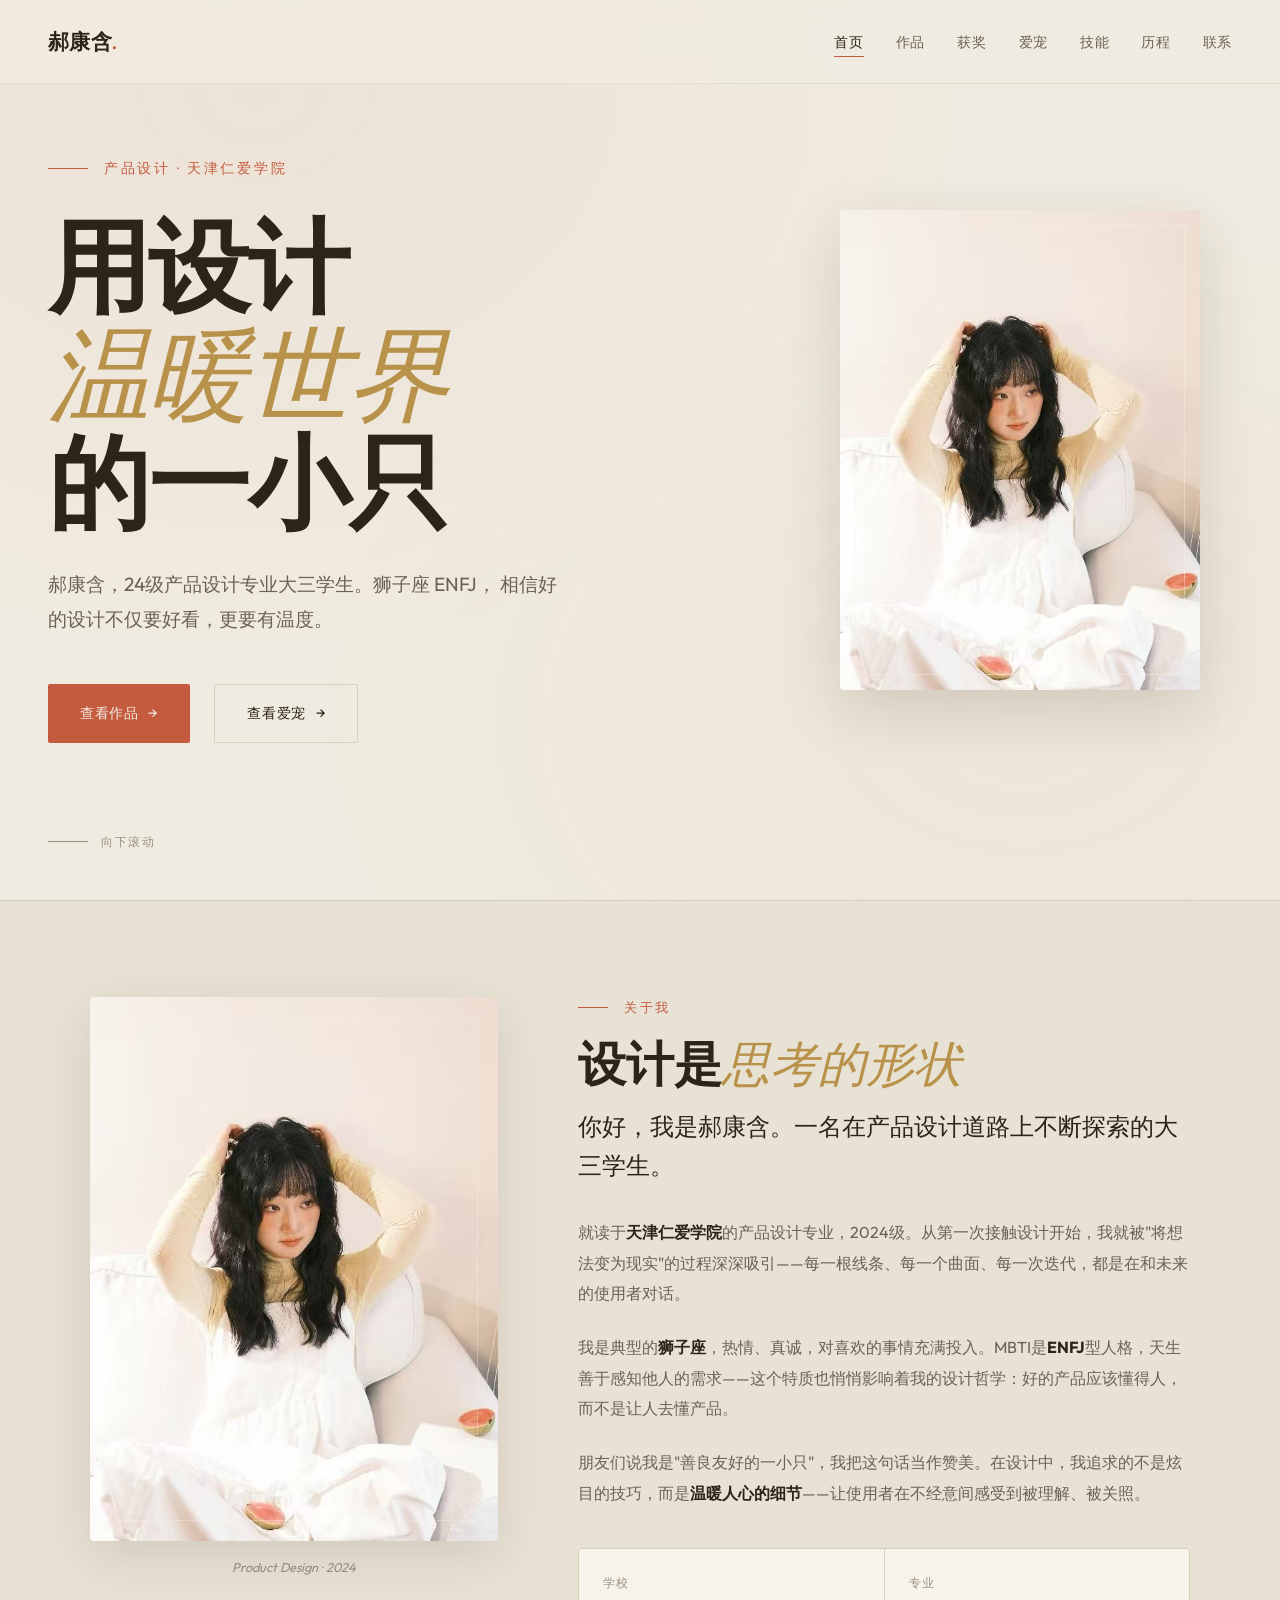
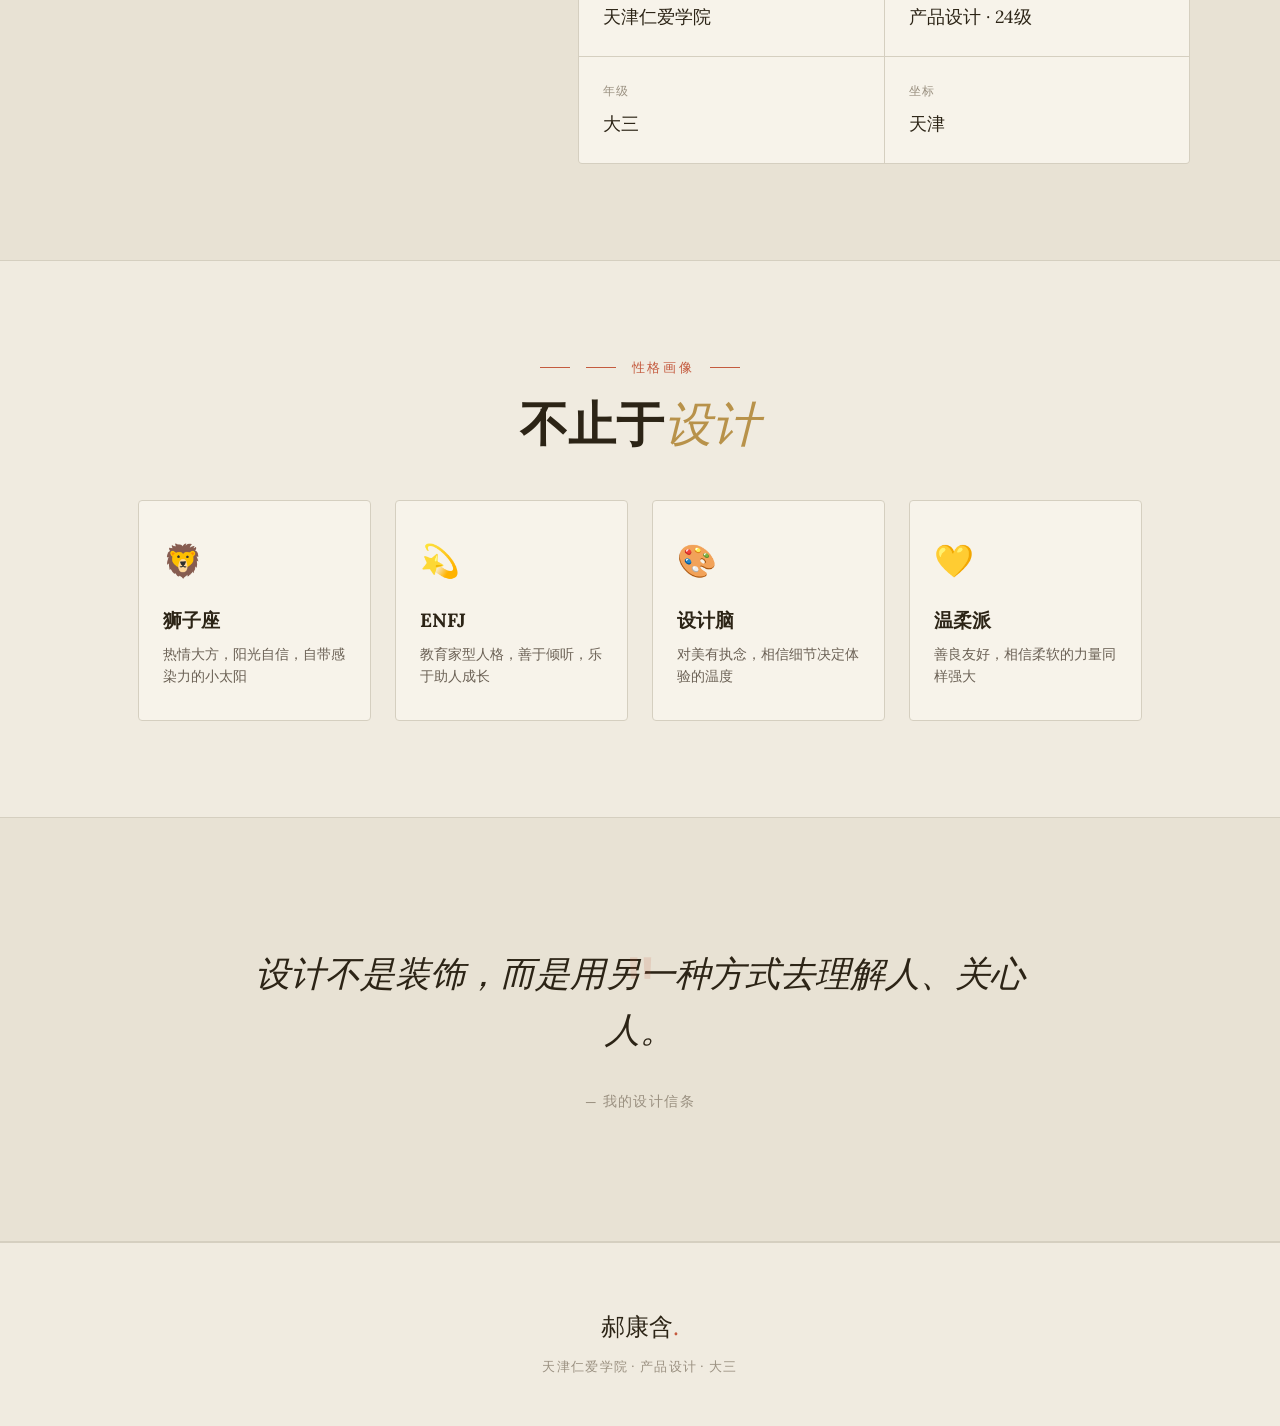
<file: index.html>
﻿<!-- Generated by Trae Work -->
<!DOCTYPE html>
<html lang="zh-CN">
<head>
<meta charset="UTF-8">
<meta name="viewport" content="width=device-width, initial-scale=1.0">
<title>郝康含 · 产品设计</title>
<style>
  @font-face {
    font-family: 'Lora';
    src: url('./_shared/fonts/Lora-Regular.ttf') format('truetype');
    font-weight: 400;
    font-style: normal;
    font-display: swap;
  }
  @font-face {
    font-family: 'Lora';
    src: url('./_shared/fonts/Lora-Bold.ttf') format('truetype');
    font-weight: 700;
    font-style: normal;
    font-display: swap;
  }
  @font-face {
    font-family: 'Lora';
    src: url('./_shared/fonts/Lora-Italic.ttf') format('truetype');
    font-weight: 400;
    font-style: italic;
    font-display: swap;
  }
  @font-face {
    font-family: 'Outfit';
    src: url('./_shared/fonts/Outfit-Regular.ttf') format('truetype');
    font-weight: 400;
    font-style: normal;
    font-display: swap;
  }
  @font-face {
    font-family: 'Outfit';
    src: url('./_shared/fonts/Outfit-Bold.ttf') format('truetype');
    font-weight: 700;
    font-style: normal;
    font-display: swap;
  }

  :root {
    --bg: #f0ebe0;
    --bg-soft: #e8e2d4;
    --bg-card: #f7f3ea;
    --ink: #2c2416;
    --ink-muted: #6b6155;
    --ink-dim: #9a9080;
    --accent: #c45b3f;
    --accent-soft: #c45b3f20;
    --gold: #b8924a;
    --gold-soft: #b8924a15;
    --rule: #d5cfc0;
    --serif: 'Lora', 'Noto Serif CJK SC', Georgia, serif;
    --sans: 'Outfit', 'Noto Sans CJK SC', 'WenQuanYi Micro Hei', -apple-system, sans-serif;
  }

  * { margin: 0; padding: 0; box-sizing: border-box; }
  html { scroll-behavior: smooth; }

  body {
    font-family: var(--sans);
    background: var(--bg);
    color: var(--ink);
    line-height: 1.7;
    font-size: 16px;
    -webkit-font-smoothing: antialiased;
    overflow-x: hidden;
    position: relative;
  }

  body::before {
    content: '';
    position: fixed;
    top: 0; left: 0;
    width: 100%; height: 100%;
    background:
      radial-gradient(ellipse at 20% 10%, rgba(196, 91, 63, 0.06) 0%, transparent 50%),
      radial-gradient(ellipse at 80% 80%, rgba(184, 146, 74, 0.05) 0%, transparent 50%);
    pointer-events: none;
    z-index: 0;
  }

  .page-wrapper { position: relative; z-index: 1; }

  /* Navigation */
  nav {
    position: fixed;
    top: 0; left: 0; right: 0;
    padding: 1.5rem 3rem;
    display: flex;
    justify-content: space-between;
    align-items: center;
    z-index: 100;
    backdrop-filter: blur(20px);
    background: rgba(240, 235, 224, 0.8);
    border-bottom: 1px solid rgba(213, 207, 192, 0.5);
    transition: all 0.3s ease;
  }

  .nav-logo {
    font-family: var(--serif);
    font-size: 1.3rem;
    font-weight: 700;
    letter-spacing: 0.02em;
    color: var(--ink);
    text-decoration: none;
  }
  .nav-logo span { color: var(--accent); }

  .nav-links {
    display: flex;
    gap: 2rem;
    list-style: none;
  }

  .nav-links a {
    color: var(--ink-muted);
    text-decoration: none;
    font-size: 0.85rem;
    font-weight: 500;
    letter-spacing: 0.05em;
    position: relative;
    transition: color 0.3s ease;
  }

  .nav-links a::after {
    content: '';
    position: absolute;
    bottom: -6px; left: 0;
    width: 0; height: 1px;
    background: var(--accent);
    transition: width 0.3s ease;
  }

  .nav-links a:hover,
  .nav-links a.active { color: var(--ink); }
  .nav-links a:hover::after,
  .nav-links a.active::after { width: 100%; }

  /* Hero */
  .hero {
    min-height: 100vh;
    display: flex;
    align-items: center;
    padding: 0 3rem;
    position: relative;
  }

  .hero-content {
    max-width: 900px;
  }

  .hero-eyebrow {
    font-size: 0.85rem;
    color: var(--accent);
    letter-spacing: 0.2em;
    text-transform: uppercase;
    margin-bottom: 2rem;
    display: flex;
    align-items: center;
    gap: 1rem;
    opacity: 0;
    animation: fadeInUp 0.8s ease-out 0.2s forwards;
  }
  .hero-eyebrow::before {
    content: '';
    width: 40px; height: 1px;
    background: var(--accent);
  }

  .hero-title {
    font-family: var(--serif);
    font-size: clamp(3rem, 8vw, 6.5rem);
    font-weight: 700;
    line-height: 1.05;
    letter-spacing: -0.02em;
    margin-bottom: 2rem;
    opacity: 0;
    animation: fadeInUp 0.8s ease-out 0.4s forwards;
  }
  .hero-title .highlight {
    font-style: italic;
    color: var(--gold);
    font-weight: 400;
  }

  .hero-subtitle {
    font-size: 1.2rem;
    color: var(--ink-muted);
    max-width: 520px;
    line-height: 1.8;
    margin-bottom: 3rem;
    opacity: 0;
    animation: fadeInUp 0.8s ease-out 0.6s forwards;
  }

  .hero-cta {
    display: flex;
    gap: 1.5rem;
    opacity: 0;
    animation: fadeInUp 0.8s ease-out 0.8s forwards;
  }

  .btn {
    display: inline-flex;
    align-items: center;
    gap: 0.6rem;
    padding: 1rem 2rem;
    font-size: 0.9rem;
    font-weight: 500;
    letter-spacing: 0.05em;
    text-decoration: none;
    border-radius: 2px;
    transition: all 0.3s ease;
    cursor: pointer;
    border: none;
  }

  .btn-primary {
    background: var(--accent);
    color: var(--bg);
  }
  .btn-primary:hover {
    background: var(--gold);
    transform: translateY(-2px);
    box-shadow: 0 8px 30px rgba(196, 91, 63, 0.25);
  }
  .btn-ghost {
    background: transparent;
    color: var(--ink);
    border: 1px solid var(--rule);
  }
  .btn-ghost:hover {
    border-color: var(--accent);
    color: var(--accent);
  }

  /* Hero photo */
  .hero-photo {
    position: absolute;
    right: 5rem;
    top: 50%;
    transform: translateY(-50%);
    width: 360px;
    height: 480px;
    border-radius: 4px;
    overflow: hidden;
    box-shadow: 0 20px 60px rgba(44, 36, 22, 0.15);
    opacity: 0;
    animation: fadeIn 1.2s ease-out 0.8s forwards;
  }

  .hero-photo img {
    width: 100%;
    height: 100%;
    object-fit: cover;
  }

  .hero-photo::after {
    content: '';
    position: absolute;
    inset: 15px;
    border: 1px solid rgba(247, 243, 234, 0.4);
    border-radius: 2px;
    pointer-events: none;
  }

  /* Scroll indicator */
  .scroll-indicator {
    position: absolute;
    bottom: 3rem;
    left: 3rem;
    display: flex;
    align-items: center;
    gap: 0.8rem;
    color: var(--ink-dim);
    font-size: 0.75rem;
    letter-spacing: 0.15em;
    text-transform: uppercase;
    opacity: 0;
    animation: fadeIn 1s ease-out 1.5s forwards;
  }
  .scroll-indicator .line {
    width: 40px; height: 1px;
    background: var(--ink-dim);
    position: relative;
    overflow: hidden;
  }
  .scroll-indicator .line::after {
    content: '';
    position: absolute;
    top: 0; left: -100%;
    width: 100%; height: 100%;
    background: var(--accent);
    animation: scrollLine 2s ease-in-out infinite;
  }
  @keyframes scrollLine {
    0%, 100% { left: -100%; }
    50% { left: 100%; }
  }

  /* Section base */
  section {
    padding: 6rem 3rem;
    position: relative;
  }

  .section-label {
    font-size: 0.8rem;
    color: var(--accent);
    letter-spacing: 0.2em;
    text-transform: uppercase;
    margin-bottom: 1rem;
    display: flex;
    align-items: center;
    gap: 1rem;
  }
  .section-label::before {
    content: '';
    width: 30px; height: 1px;
    background: var(--accent);
  }

  .section-title {
    font-family: var(--serif);
    font-size: clamp(2rem, 4vw, 3rem);
    font-weight: 700;
    line-height: 1.2;
    margin-bottom: 1rem;
  }
  .section-title em {
    font-style: italic;
    color: var(--gold);
    font-weight: 400;
  }

  /* About Section */
  .about-section {
    background: var(--bg-soft);
    border-top: 1px solid var(--rule);
    border-bottom: 1px solid var(--rule);
  }

  .about-grid {
    display: grid;
    grid-template-columns: 1fr 1.5fr;
    gap: 5rem;
    align-items: start;
    max-width: 1100px;
    margin: 0 auto;
  }

  .about-image {
    position: sticky;
    top: 120px;
  }

  .about-image-frame {
    position: relative;
    aspect-ratio: 3/4;
    border-radius: 4px;
    overflow: hidden;
    box-shadow: 0 15px 50px rgba(44, 36, 22, 0.12);
  }

  .about-image-frame img {
    width: 100%;
    height: 100%;
    object-fit: cover;
  }

  .about-image-frame::after {
    content: '';
    position: absolute;
    inset: 20px;
    border: 1px solid rgba(247, 243, 234, 0.3);
    border-radius: 2px;
    pointer-events: none;
  }

  .about-image-caption {
    margin-top: 1rem;
    font-size: 0.8rem;
    color: var(--ink-dim);
    font-style: italic;
    text-align: center;
  }

  .about-content .lead {
    font-family: var(--serif);
    font-size: 1.5rem;
    line-height: 1.6;
    color: var(--ink);
    margin-bottom: 2rem;
    font-weight: 400;
  }

  .about-content p {
    color: var(--ink-muted);
    margin-bottom: 1.5rem;
    font-size: 1rem;
    line-height: 1.9;
  }
  .about-content p strong {
    color: var(--ink);
    font-weight: 600;
  }

  /* Info Grid */
  .info-grid {
    display: grid;
    grid-template-columns: repeat(2, 1fr);
    gap: 1px;
    background: var(--rule);
    border: 1px solid var(--rule);
    border-radius: 4px;
    margin-top: 2.5rem;
    overflow: hidden;
  }

  .info-cell {
    background: var(--bg-card);
    padding: 1.5rem;
  }
  .info-cell .label {
    font-size: 0.75rem;
    color: var(--ink-dim);
    letter-spacing: 0.1em;
    text-transform: uppercase;
    margin-bottom: 0.5rem;
  }
  .info-cell .value {
    font-family: var(--serif);
    font-size: 1.1rem;
    color: var(--ink);
  }

  /* Personality Section */
  .personality-section {
    max-width: 1100px;
    margin: 0 auto;
  }

  .personality-grid {
    display: grid;
    grid-template-columns: repeat(4, 1fr);
    gap: 1.5rem;
    margin-top: 3rem;
  }

  .personality-card {
    background: var(--bg-card);
    border: 1px solid var(--rule);
    border-radius: 4px;
    padding: 2rem 1.5rem;
    transition: all 0.4s ease;
    position: relative;
    overflow: hidden;
  }
  .personality-card::before {
    content: '';
    position: absolute;
    top: 0; left: 0;
    width: 100%; height: 2px;
    background: var(--accent);
    transform: scaleX(0);
    transform-origin: left;
    transition: transform 0.4s ease;
  }
  .personality-card:hover {
    border-color: var(--accent);
    transform: translateY(-4px);
    box-shadow: 0 8px 24px rgba(44, 36, 22, 0.08);
  }
  .personality-card:hover::before { transform: scaleX(1); }

  .personality-card .icon {
    font-size: 2rem;
    margin-bottom: 1rem;
  }
  .personality-card h3 {
    font-family: var(--serif);
    font-size: 1.2rem;
    margin-bottom: 0.5rem;
    color: var(--ink);
  }
  .personality-card p {
    font-size: 0.85rem;
    color: var(--ink-muted);
    line-height: 1.6;
  }

  /* Quote Section */
  .quote-section {
    text-align: center;
    padding: 8rem 3rem;
    background: var(--bg-soft);
    border-top: 1px solid var(--rule);
    border-bottom: 1px solid var(--rule);
  }

  blockquote {
    font-family: var(--serif);
    font-size: clamp(1.5rem, 3vw, 2.2rem);
    font-style: italic;
    line-height: 1.6;
    max-width: 800px;
    margin: 0 auto;
    color: var(--ink);
    position: relative;
  }
  blockquote::before {
    content: '"';
    position: absolute;
    top: -2rem;
    left: 50%;
    transform: translateX(-50%);
    font-size: 6rem;
    color: var(--accent);
    opacity: 0.15;
    font-style: normal;
  }

  .quote-author {
    margin-top: 2rem;
    font-size: 0.85rem;
    color: var(--ink-dim);
    letter-spacing: 0.1em;
  }

  /* Footer */
  footer {
    padding: 4rem 3rem 3rem;
    text-align: center;
    border-top: 1px solid var(--rule);
  }

  .footer-signature {
    font-family: var(--serif);
    font-size: 1.5rem;
    margin-bottom: 0.5rem;
  }
  .footer-signature span { color: var(--accent); }

  .footer-sub {
    font-size: 0.8rem;
    color: var(--ink-dim);
    letter-spacing: 0.1em;
  }

  /* Animations */
  @keyframes fadeInUp {
    from { opacity: 0; transform: translateY(30px); }
    to { opacity: 1; transform: translateY(0); }
  }
  @keyframes fadeIn {
    from { opacity: 0; }
    to { opacity: 1; }
  }

  /* Page transition */
  .page-transition {
    position: fixed;
    top: 0; left: 0;
    width: 100%; height: 100%;
    background: var(--accent);
    z-index: 9999;
    transform: scaleY(0);
    transform-origin: bottom;
    pointer-events: none;
  }
  .page-transition.active {
    animation: pageTransition 0.8s cubic-bezier(0.77, 0, 0.175, 1) forwards;
  }
  @keyframes pageTransition {
    0% { transform: scaleY(0); transform-origin: bottom; }
    50% { transform: scaleY(1); transform-origin: bottom; }
    50.01% { transform-origin: top; }
    100% { transform: scaleY(0); transform-origin: top; }
  }

  /* Reveal */
  .reveal {
    opacity: 0;
    transform: translateY(40px);
    transition: opacity 0.8s ease, transform 0.8s ease;
  }
  .reveal.visible {
    opacity: 1;
    transform: translateY(0);
  }

  /* Responsive */
  @media (max-width: 900px) {
    nav { padding: 1rem 1.5rem; }
    .nav-links { gap: 1.2rem; }
    .nav-links a { font-size: 0.75rem; }

    .hero {
      padding: 0 1.5rem;
      padding-top: 100px;
    }
    .hero-photo {
      display: none;
    }
    section {
      padding: 4rem 1.5rem;
    }
    .about-grid {
      grid-template-columns: 1fr;
      gap: 3rem;
    }
    .about-image {
      position: static;
      max-width: 300px;
      margin: 0 auto;
    }
    .personality-grid {
      grid-template-columns: repeat(2, 1fr);
    }
    .info-grid {
      grid-template-columns: 1fr;
    }
    .quote-section {
      padding: 5rem 1.5rem;
    }
    footer {
      padding: 3rem 1.5rem 2rem;
    }
    .scroll-indicator {
      left: 1.5rem;
      bottom: 2rem;
    }
  }

  @media (max-width: 480px) {
    .personality-grid {
      grid-template-columns: 1fr;
    }
    .hero-cta {
      flex-direction: column;
      gap: 1rem;
    }
    .btn {
      justify-content: center;
    }
  }
</style>
</head>
<body>
  <div class="page-transition" id="pageTransition"></div>

  <div class="page-wrapper">
    <nav>
      <a href="index.html" class="nav-logo" data-transition>郝康含<span>.</span></a>
      <ul class="nav-links">
        <li><a href="index.html" class="active" data-transition>首页</a></li>
        <li><a href="works.html" data-transition>作品</a></li>
        <li><a href="awards.html" data-transition>获奖</a></li>
        <li><a href="doudou.html" data-transition>爱宠</a></li>
        <li><a href="skills.html" data-transition>技能</a></li>
        <li><a href="journey.html" data-transition>历程</a></li>
        <li><a href="contact.html" data-transition>联系</a></li>
      </ul>
    </nav>

    <!-- Hero -->
    <section class="hero">
      <div class="hero-content">
        <div class="hero-eyebrow">产品设计 · 天津仁爱学院</div>
        <h1 class="hero-title">
          用设计<br>
          <span class="highlight">温暖世界</span><br>
          的一小只
        </h1>
        <p class="hero-subtitle">
          郝康含，24级产品设计专业大三学生。狮子座 ENFJ，
          相信好的设计不仅要好看，更要有温度。
        </p>
        <div class="hero-cta">
          <a href="works.html" class="btn btn-primary" data-transition>
            查看作品
            <span>→</span>
          </a>
          <a href="doudou.html" class="btn btn-ghost" data-transition>
            查看爱宠
            <span>→</span>
          </a>
        </div>
      </div>

      <div class="hero-photo">
        <img src="assets/profile.jpg" alt="郝康含个人照片">
      </div>

      <div class="scroll-indicator">
        <div class="line"></div>
        <span>向下滚动</span>
      </div>
    </section>

    <!-- About -->
    <section class="about-section" id="about">
      <div class="about-grid">
        <div class="about-image reveal">
          <div class="about-image-frame">
            <img src="assets/profile.jpg" alt="郝康含">
          </div>
          <div class="about-image-caption">Product Design · 2024</div>
        </div>

        <div class="about-content reveal">
          <div class="section-label">关于我</div>
          <h2 class="section-title">设计是<em>思考的形状</em></h2>
          <p class="lead">你好，我是郝康含。一名在产品设计道路上不断探索的大三学生。</p>
          <p>就读于<strong>天津仁爱学院</strong>的产品设计专业，2024级。从第一次接触设计开始，我就被"将想法变为现实"的过程深深吸引——每一根线条、每一个曲面、每一次迭代，都是在和未来的使用者对话。</p>
          <p>我是典型的<strong>狮子座</strong>，热情、真诚，对喜欢的事情充满投入。MBTI是<strong>ENFJ</strong>型人格，天生善于感知他人的需求——这个特质也悄悄影响着我的设计哲学：好的产品应该懂得人，而不是让人去懂产品。</p>
          <p>朋友们说我是"善良友好的一小只"，我把这句话当作赞美。在设计中，我追求的不是炫目的技巧，而是<strong>温暖人心的细节</strong>——让使用者在不经意间感受到被理解、被关照。</p>

          <div class="info-grid">
            <div class="info-cell">
              <div class="label">学校</div>
              <div class="value">天津仁爱学院</div>
            </div>
            <div class="info-cell">
              <div class="label">专业</div>
              <div class="value">产品设计 · 24级</div>
            </div>
            <div class="info-cell">
              <div class="label">年级</div>
              <div class="value">大三</div>
            </div>
            <div class="info-cell">
              <div class="label">坐标</div>
              <div class="value">天津</div>
            </div>
          </div>
        </div>
      </div>
    </section>

    <!-- Personality -->
    <section class="personality-section">
      <div class="reveal" style="text-align: center;">
        <div class="section-label" style="justify-content: center;">
          <span style="display:inline-flex; align-items:center; gap:1rem;">
            <span style="width:30px; height:1px; background: var(--accent); display:inline-block;"></span>
            性格画像
            <span style="width:30px; height:1px; background: var(--accent); display:inline-block;"></span>
          </span>
        </div>
        <h2 class="section-title">不止于<em>设计</em></h2>
      </div>

      <div class="personality-grid">
        <div class="personality-card reveal">
          <div class="icon">🦁</div>
          <h3>狮子座</h3>
          <p>热情大方，阳光自信，自带感染力的小太阳</p>
        </div>
        <div class="personality-card reveal">
          <div class="icon">💫</div>
          <h3>ENFJ</h3>
          <p>教育家型人格，善于倾听，乐于助人成长</p>
        </div>
        <div class="personality-card reveal">
          <div class="icon">🎨</div>
          <h3>设计脑</h3>
          <p>对美有执念，相信细节决定体验的温度</p>
        </div>
        <div class="personality-card reveal">
          <div class="icon">💛</div>
          <h3>温柔派</h3>
          <p>善良友好，相信柔软的力量同样强大</p>
        </div>
      </div>
    </section>

    <!-- Quote -->
    <section class="quote-section">
      <blockquote class="reveal">设计不是装饰，而是用另一种方式去理解人、关心人。</blockquote>
      <div class="quote-author reveal">— 我的设计信条</div>
    </section>

    <footer>
      <div class="footer-signature">郝康含<span>.</span></div>
      <div class="footer-sub">天津仁爱学院 · 产品设计 · 大三</div>
    </footer>
  </div>

  <script>
    const revealElements = document.querySelectorAll('.reveal');
    const revealObserver = new IntersectionObserver((entries) => {
      entries.forEach(entry => {
        if (entry.isIntersecting) entry.target.classList.add('visible');
      });
    }, { threshold: 0.1, rootMargin: '0px 0px -50px 0px' });
    revealElements.forEach(el => revealObserver.observe(el));

    const transitionEl = document.getElementById('pageTransition');
    document.querySelectorAll('[data-transition], .nav-links a, .nav-logo').forEach(link => {
      link.addEventListener('click', (e) => {
        const href = link.getAttribute('href');
        if (href && href.endsWith('.html') && !href.startsWith('#')) {
          e.preventDefault();
          transitionEl.classList.add('active');
          setTimeout(() => { window.location.href = href; }, 400);
        }
      });
    });

    const nav = document.querySelector('nav');
    window.addEventListener('scroll', () => {
      nav.style.background = window.scrollY > 50 ? 'rgba(240, 235, 224, 0.95)' : 'rgba(240, 235, 224, 0.8)';
    });
  </script>
</body>
</html>
</file>
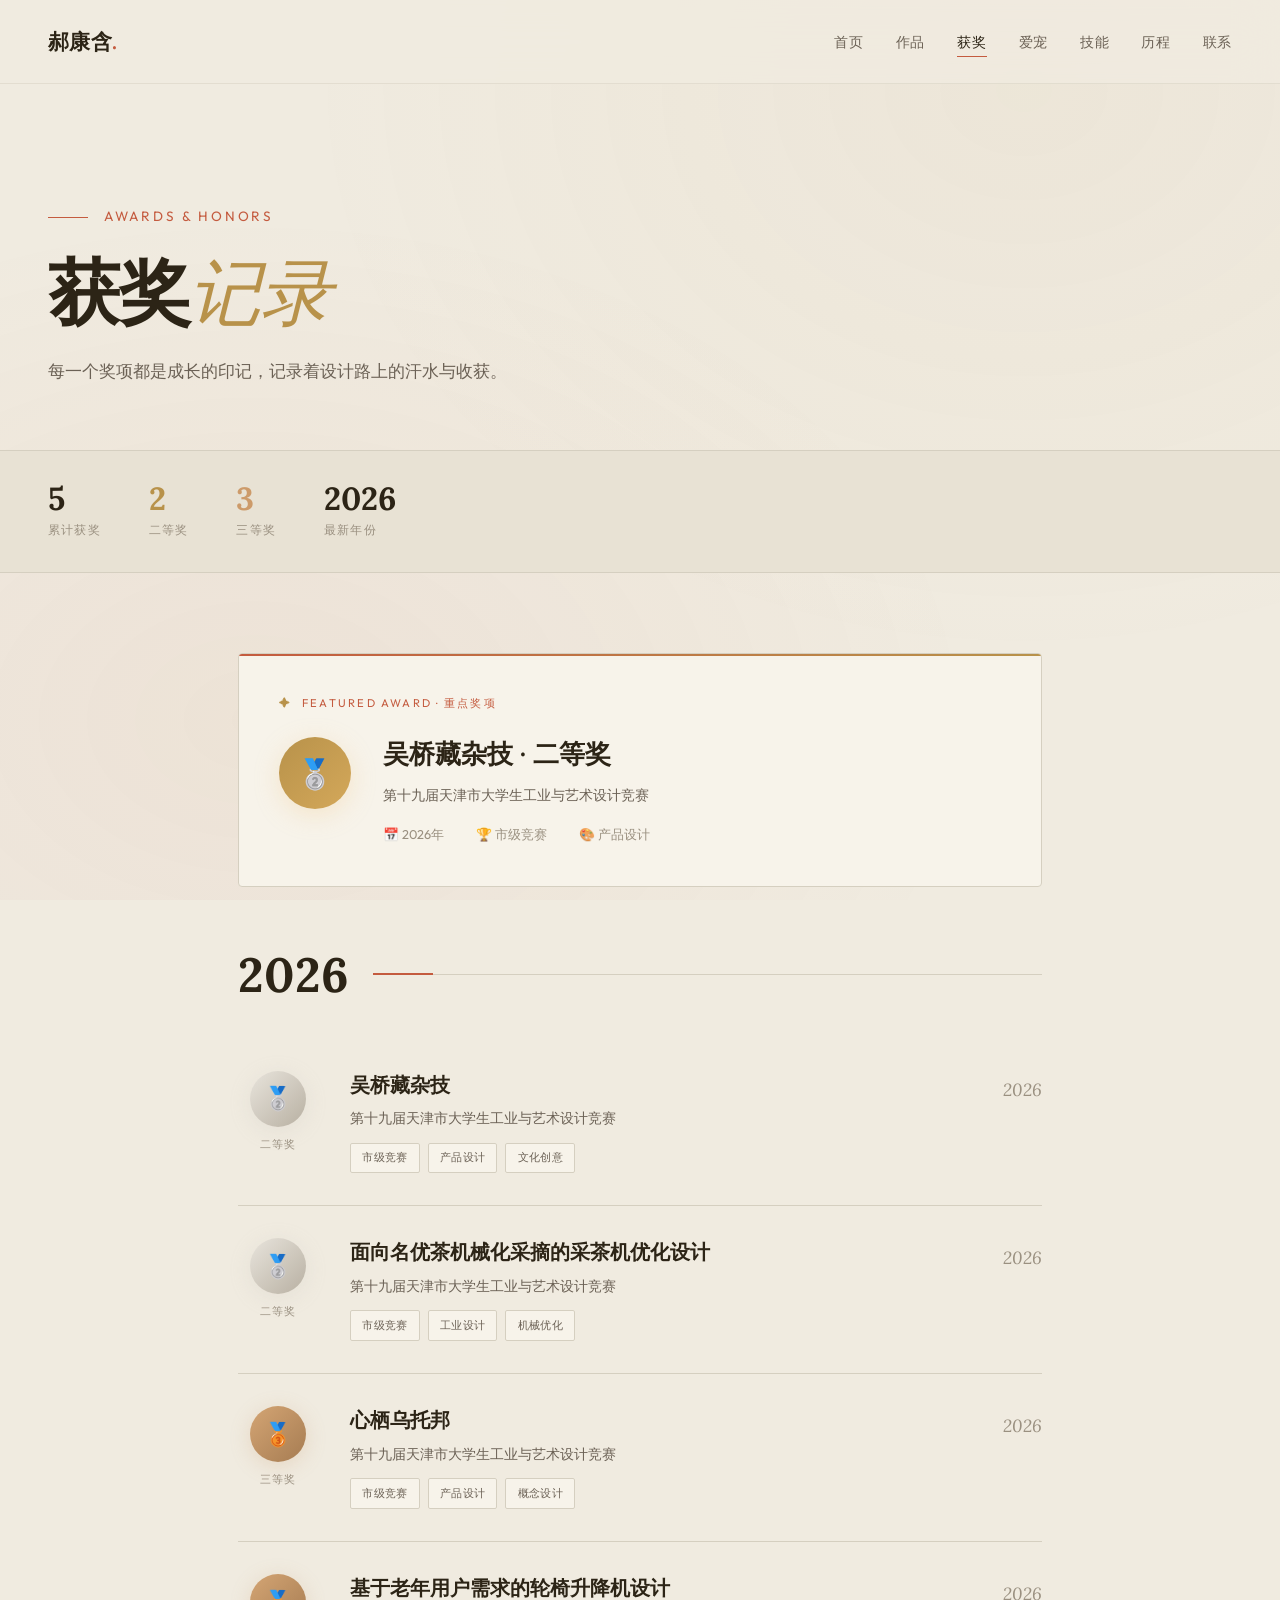
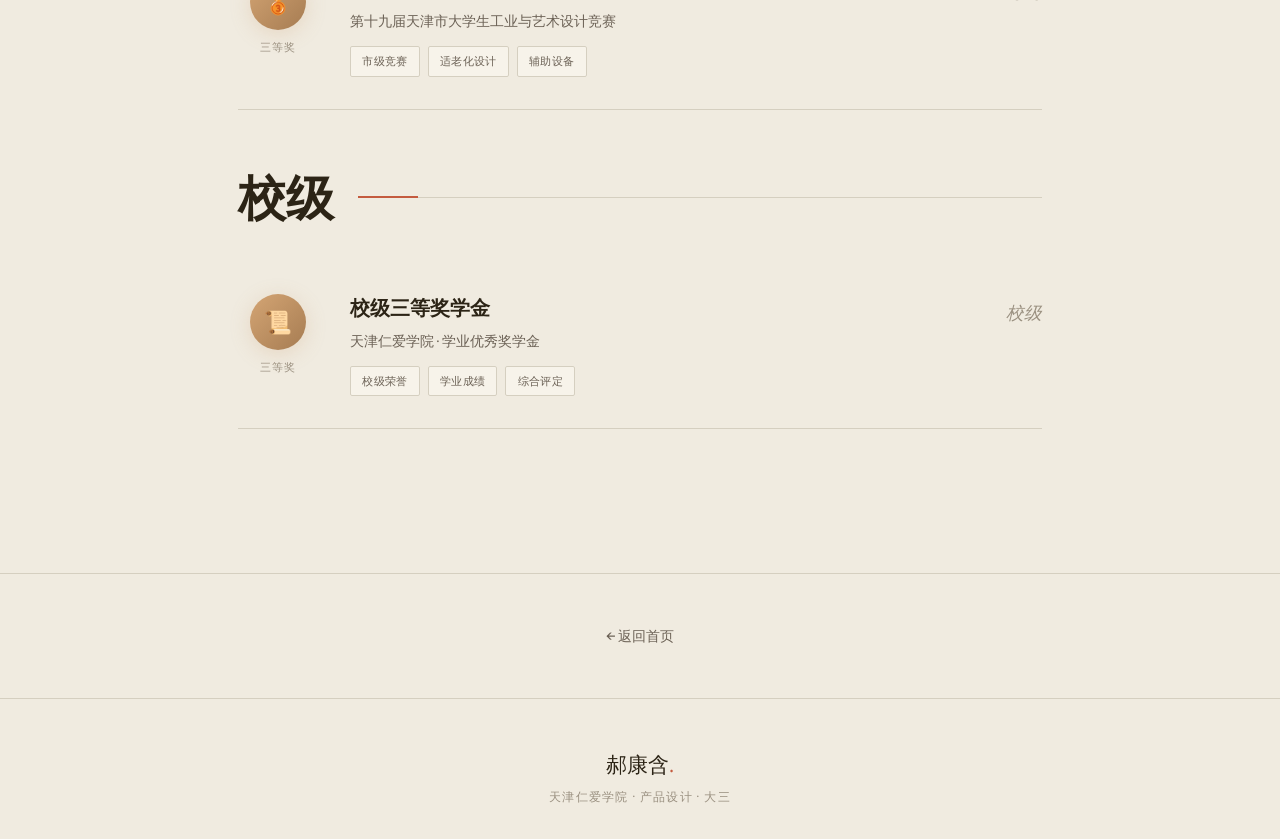
<file: awards.html>
﻿<!-- Generated by Trae Work -->
<!DOCTYPE html>
<html lang="zh-CN">
<head>
<meta charset="UTF-8">
<meta name="viewport" content="width=device-width, initial-scale=1.0">
<title>获奖记录 · 郝康含</title>
<style>
  @font-face {
    font-family: 'Lora';
    src: url('./_shared/fonts/Lora-Regular.ttf') format('truetype');
    font-weight: 400;
    font-style: normal;
    font-display: swap;
  }
  @font-face {
    font-family: 'Lora';
    src: url('./_shared/fonts/Lora-Bold.ttf') format('truetype');
    font-weight: 700;
    font-style: normal;
    font-display: swap;
  }
  @font-face {
    font-family: 'Lora';
    src: url('./_shared/fonts/Lora-Italic.ttf') format('truetype');
    font-weight: 400;
    font-style: italic;
    font-display: swap;
  }
  @font-face {
    font-family: 'Outfit';
    src: url('./_shared/fonts/Outfit-Regular.ttf') format('truetype');
    font-weight: 400;
    font-style: normal;
    font-display: swap;
  }
  @font-face {
    font-family: 'Outfit';
    src: url('./_shared/fonts/Outfit-Bold.ttf') format('truetype');
    font-weight: 700;
    font-style: normal;
    font-display: swap;
  }

  :root {
    --bg: #f0ebe0;
    --bg-soft: #e8e2d4;
    --bg-card: #f7f3ea;
    --ink: #2c2416;
    --ink-muted: #6b6155;
    --ink-dim: #9a9080;
    --accent: #c45b3f;
    --accent-soft: #c45b3f20;
    --gold: #b8924a;
    --gold-soft: #b8924a15;
    --silver: #c9c4bb;
    --bronze: #cd9b6a;
    --rule: #d5cfc0;
    --serif: 'Lora', 'Noto Serif CJK SC', Georgia, serif;
    --sans: 'Outfit', 'Noto Sans CJK SC', 'WenQuanYi Micro Hei', -apple-system, sans-serif;
  }

  * {
    margin: 0;
    padding: 0;
    box-sizing: border-box;
  }

  html {
    scroll-behavior: smooth;
  }

  body {
    font-family: var(--sans);
    background: var(--bg);
    color: var(--ink);
    line-height: 1.7;
    font-size: 16px;
    -webkit-font-smoothing: antialiased;
    overflow-x: hidden;
    position: relative;
  }

  body::before {
    content: '';
    position: fixed;
    top: 0;
    left: 0;
    width: 100%;
    height: 100%;
    background:
      radial-gradient(ellipse at 80% 10%, rgba(184, 146, 74, 0.05) 0%, transparent 50%),
      radial-gradient(ellipse at 20% 80%, rgba(196, 91, 63, 0.06) 0%, transparent 50%);
    pointer-events: none;
    z-index: 0;
  }

  .page-wrapper {
    position: relative;
    z-index: 1;
  }

  /* Navigation */
  nav {
    position: fixed;
    top: 0;
    left: 0;
    right: 0;
    padding: 1.5rem 3rem;
    display: flex;
    justify-content: space-between;
    align-items: center;
    z-index: 100;
    backdrop-filter: blur(20px);
    background: rgba(240, 235, 224, 0.8);
    border-bottom: 1px solid rgba(213, 207, 192, 0.5);
    transition: all 0.3s ease;
  }

  .nav-logo {
    font-family: var(--serif);
    font-size: 1.3rem;
    font-weight: 700;
    letter-spacing: 0.02em;
    color: var(--ink);
    text-decoration: none;
  }

  .nav-logo span {
    color: var(--accent);
  }

  .nav-links {
    display: flex;
    gap: 2rem;
    list-style: none;
  }

  .nav-links a {
    color: var(--ink-muted);
    text-decoration: none;
    font-size: 0.85rem;
    font-weight: 500;
    letter-spacing: 0.05em;
    position: relative;
    transition: color 0.3s ease;
  }

  .nav-links a::after {
    content: '';
    position: absolute;
    bottom: -6px;
    left: 0;
    width: 0;
    height: 1px;
    background: var(--accent);
    transition: width 0.3s ease;
  }

  .nav-links a:hover,
  .nav-links a.active {
    color: var(--ink);
  }

  .nav-links a:hover::after,
  .nav-links a.active::after {
    width: 100%;
  }

  /* Hero */
  .awards-hero {
    min-height: 50vh;
    display: flex;
    align-items: flex-end;
    padding: 8rem 3rem 4rem;
    position: relative;
  }

  .awards-hero-content {
    max-width: 800px;
  }

  .hero-eyebrow {
    font-size: 0.85rem;
    color: var(--accent);
    letter-spacing: 0.2em;
    text-transform: uppercase;
    margin-bottom: 1.5rem;
    display: flex;
    align-items: center;
    gap: 1rem;
    opacity: 0;
    animation: fadeInUp 0.8s ease-out 0.2s forwards;
  }

  .hero-eyebrow::before {
    content: '';
    width: 40px;
    height: 1px;
    background: var(--accent);
  }

  .hero-title {
    font-family: var(--serif);
    font-size: clamp(2.5rem, 6vw, 4.5rem);
    font-weight: 700;
    line-height: 1.1;
    letter-spacing: -0.02em;
    margin-bottom: 1.5rem;
    opacity: 0;
    animation: fadeInUp 0.8s ease-out 0.3s forwards;
  }

  .hero-title em {
    font-style: italic;
    color: var(--gold);
    font-weight: 400;
  }

  .hero-subtitle {
    font-size: 1.05rem;
    color: var(--ink-muted);
    max-width: 500px;
    line-height: 1.8;
    opacity: 0;
    animation: fadeInUp 0.8s ease-out 0.4s forwards;
  }

  /* Stats bar */
  .stats-bar {
    display: flex;
    gap: 3rem;
    padding: 2rem 3rem;
    border-top: 1px solid var(--rule);
    border-bottom: 1px solid var(--rule);
    background: var(--bg-soft);
    opacity: 0;
    animation: fadeInUp 0.8s ease-out 0.5s forwards;
  }

  .stat-item {
    display: flex;
    flex-direction: column;
    gap: 0.3rem;
  }

  .stat-number {
    font-family: var(--serif);
    font-size: 2rem;
    font-weight: 700;
    color: var(--ink);
    line-height: 1;
  }

  .stat-number.gold { color: var(--gold); }
  .stat-number.silver { color: var(--silver); }
  .stat-number.bronze { color: var(--bronze); }

  .stat-label {
    font-size: 0.75rem;
    color: var(--ink-dim);
    letter-spacing: 0.1em;
    text-transform: uppercase;
  }

  /* Awards List */
  .awards-section {
    padding: 5rem 3rem;
    max-width: 900px;
    margin: 0 auto;
  }

  .year-group {
    margin-bottom: 4rem;
  }

  .year-header {
    display: flex;
    align-items: center;
    gap: 1.5rem;
    margin-bottom: 2.5rem;
  }

  .year-number {
    font-family: var(--serif);
    font-size: 3rem;
    font-weight: 700;
    color: var(--ink);
    line-height: 1;
  }

  .year-line {
    flex: 1;
    height: 1px;
    background: var(--rule);
    position: relative;
  }

  .year-line::after {
    content: '';
    position: absolute;
    left: 0;
    top: -1px;
    width: 60px;
    height: 2px;
    background: var(--accent);
  }

  .award-item {
    display: grid;
    grid-template-columns: 80px 1fr auto;
    gap: 2rem;
    padding: 2rem 0;
    border-bottom: 1px solid var(--rule);
    align-items: start;
    transition: all 0.3s ease;
    position: relative;
  }

  .award-item::before {
    content: '';
    position: absolute;
    left: -2rem;
    top: 2rem;
    width: 3px;
    height: 0;
    background: var(--accent);
    transition: height 0.4s ease;
  }

  .award-item:hover::before {
    height: calc(100% - 4rem);
  }

  .award-item:hover {
    padding-left: 0.5rem;
  }

  .award-medal {
    display: flex;
    flex-direction: column;
    align-items: center;
    gap: 0.5rem;
  }

  .medal-icon {
    width: 56px;
    height: 56px;
    border-radius: 50%;
    display: flex;
    align-items: center;
    justify-content: center;
    font-size: 1.4rem;
    position: relative;
  }

  .medal-icon.gold {
    background: linear-gradient(135deg, #b8924a, #d4a85a);
    box-shadow: 0 4px 20px rgba(184, 146, 74, 0.3);
  }

  .medal-icon.silver {
    background: linear-gradient(135deg, #e8e4dc, #b8b0a2);
    box-shadow: 0 4px 20px rgba(200, 196, 188, 0.25);
  }

  .medal-icon.bronze {
    background: linear-gradient(135deg, #d4a574, #a67c52);
    box-shadow: 0 4px 20px rgba(205, 155, 106, 0.25);
  }

  .medal-rank {
    font-size: 0.7rem;
    color: var(--ink-dim);
    letter-spacing: 0.1em;
    text-transform: uppercase;
    font-weight: 500;
  }

  .award-content h3 {
    font-family: var(--serif);
    font-size: 1.25rem;
    font-weight: 600;
    line-height: 1.4;
    margin-bottom: 0.6rem;
    color: var(--ink);
  }

  .award-competition {
    font-size: 0.85rem;
    color: var(--ink-muted);
    margin-bottom: 0.8rem;
    line-height: 1.6;
  }

  .award-tags {
    display: flex;
    flex-wrap: wrap;
    gap: 0.5rem;
  }

  .award-tag {
    font-size: 0.7rem;
    padding: 0.3rem 0.7rem;
    background: var(--bg-card);
    border: 1px solid var(--rule);
    border-radius: 2px;
    color: var(--ink-muted);
    letter-spacing: 0.03em;
  }

  .award-year-badge {
    font-family: var(--serif);
    font-size: 1.1rem;
    color: var(--ink-dim);
    font-style: italic;
    white-space: nowrap;
    padding-top: 0.3rem;
  }

  /* Featured award (top) */
  .featured-award {
    background: var(--bg-card);
    border: 1px solid var(--rule);
    border-radius: 4px;
    padding: 2.5rem;
    margin-bottom: 4rem;
    position: relative;
    overflow: hidden;
  }

  .featured-award::before {
    content: '';
    position: absolute;
    top: 0;
    left: 0;
    right: 0;
    height: 2px;
    background: linear-gradient(90deg, var(--accent), var(--gold));
  }

  .featured-label {
    font-size: 0.7rem;
    color: var(--accent);
    letter-spacing: 0.2em;
    text-transform: uppercase;
    margin-bottom: 1.5rem;
    display: flex;
    align-items: center;
    gap: 0.6rem;
  }

  .featured-label::before {
    content: '✦';
    color: var(--gold);
  }

  .featured-award .award-main {
    display: flex;
    gap: 2rem;
    align-items: flex-start;
  }

  .featured-medal {
    width: 72px;
    height: 72px;
    border-radius: 50%;
    background: linear-gradient(135deg, #b8924a, #d4a85a);
    display: flex;
    align-items: center;
    justify-content: center;
    font-size: 1.8rem;
    flex-shrink: 0;
    box-shadow: 0 6px 24px rgba(242, 204, 143, 0.35);
  }

  .featured-info h2 {
    font-family: var(--serif);
    font-size: 1.6rem;
    font-weight: 600;
    line-height: 1.3;
    margin-bottom: 0.8rem;
    color: var(--ink);
  }

  .featured-info .competition {
    font-size: 0.9rem;
    color: var(--ink-muted);
    margin-bottom: 1rem;
  }

  .featured-meta {
    display: flex;
    gap: 2rem;
    font-size: 0.8rem;
    color: var(--ink-dim);
  }

  .featured-meta span {
    display: flex;
    align-items: center;
    gap: 0.4rem;
  }

  /* Back to top / back link */
  .bottom-nav {
    padding: 3rem;
    text-align: center;
    border-top: 1px solid var(--rule);
  }

  .back-link {
    display: inline-flex;
    align-items: center;
    gap: 0.6rem;
    color: var(--ink-muted);
    text-decoration: none;
    font-size: 0.9rem;
    transition: color 0.3s ease;
  }

  .back-link:hover {
    color: var(--accent);
  }

  /* Footer */
  footer {
    padding: 3rem 3rem 2rem;
    text-align: center;
    border-top: 1px solid var(--rule);
  }

  .footer-signature {
    font-family: var(--serif);
    font-size: 1.3rem;
    margin-bottom: 0.3rem;
  }

  .footer-signature span {
    color: var(--accent);
  }

  .footer-sub {
    font-size: 0.75rem;
    color: var(--ink-dim);
    letter-spacing: 0.1em;
  }

  /* Animations */
  @keyframes fadeInUp {
    from {
      opacity: 0;
      transform: translateY(30px);
    }
    to {
      opacity: 1;
      transform: translateY(0);
    }
  }

  .reveal {
    opacity: 0;
    transform: translateY(30px);
    transition: opacity 0.7s ease, transform 0.7s ease;
  }

  .reveal.visible {
    opacity: 1;
    transform: translateY(0);
  }

  /* Page transition */
  .page-transition {
    position: fixed;
    top: 0;
    left: 0;
    width: 100%;
    height: 100%;
    background: var(--accent);
    z-index: 9999;
    transform: scaleY(0);
    transform-origin: bottom;
    pointer-events: none;
  }

  .page-transition.active {
    animation: pageTransition 0.8s cubic-bezier(0.77, 0, 0.175, 1) forwards;
  }

  @keyframes pageTransition {
    0% { transform: scaleY(0); transform-origin: bottom; }
    50% { transform: scaleY(1); transform-origin: bottom; }
    50.01% { transform-origin: top; }
    100% { transform: scaleY(0); transform-origin: top; }
  }

  /* Responsive */
  @media (max-width: 900px) {
    nav {
      padding: 1rem 1.5rem;
    }

    .nav-links {
      gap: 1.2rem;
    }

    .nav-links a {
      font-size: 0.75rem;
    }

    .awards-hero {
      padding: 7rem 1.5rem 3rem;
      min-height: 40vh;
    }

    .stats-bar {
      padding: 1.5rem;
      gap: 2rem;
      flex-wrap: wrap;
    }

    .awards-section {
      padding: 3rem 1.5rem;
    }

    .year-number {
      font-size: 2rem;
    }

    .award-item {
      grid-template-columns: 60px 1fr;
      gap: 1.5rem;
    }

    .award-year-badge {
      grid-column: 2;
      grid-row: 1;
      justify-self: end;
      padding-top: 0;
    }

    .medal-icon {
      width: 48px;
      height: 48px;
      font-size: 1.2rem;
    }

    .featured-award {
      padding: 1.8rem;
    }

    .featured-award .award-main {
      flex-direction: column;
    }

    .featured-medal {
      width: 60px;
      height: 60px;
      font-size: 1.5rem;
    }

    .featured-info h2 {
      font-size: 1.3rem;
    }

    .bottom-nav {
      padding: 2rem 1.5rem;
    }

    footer {
      padding: 2rem 1.5rem;
    }
  }

  @media (max-width: 480px) {
    .stats-bar {
      gap: 1.5rem;
    }

    .stat-number {
      font-size: 1.5rem;
    }

    .award-content h3 {
      font-size: 1.05rem;
    }
  }
</style>
</head>
<body>
  <div class="page-transition" id="pageTransition"></div>

  <div class="page-wrapper">
    <!-- Navigation -->
    <nav>
      <a href="index.html" class="nav-logo" data-transition>郝康含<span>.</span></a>
      <ul class="nav-links">
        <li><a href="index.html" data-transition>首页</a></li>
        <li><a href="works.html" data-transition>作品</a></li>
        <li><a href="awards.html" class="active">获奖</a></li>
        <li><a href="doudou.html" data-transition>爱宠</a></li>
        <li><a href="skills.html" data-transition>技能</a></li>
        <li><a href="journey.html" data-transition>历程</a></li>
        <li><a href="contact.html" data-transition>联系</a></li>
      </ul>
    </nav>

    <!-- Hero -->
    <section class="awards-hero">
      <div class="awards-hero-content">
        <div class="hero-eyebrow">Awards & Honors</div>
        <h1 class="hero-title">
          获奖<em>记录</em>
        </h1>
        <p class="hero-subtitle">
          每一个奖项都是成长的印记，记录着设计路上的汗水与收获。
        </p>
      </div>
    </section>

    <!-- Stats Bar -->
    <div class="stats-bar">
      <div class="stat-item">
        <div class="stat-number">5</div>
        <div class="stat-label">累计获奖</div>
      </div>
      <div class="stat-item">
        <div class="stat-number gold">2</div>
        <div class="stat-label">二等奖</div>
      </div>
      <div class="stat-item">
        <div class="stat-number bronze">3</div>
        <div class="stat-label">三等奖</div>
      </div>
      <div class="stat-item">
        <div class="stat-number">2026</div>
        <div class="stat-label">最新年份</div>
      </div>
    </div>

    <!-- Awards List -->
    <section class="awards-section">

      <!-- Featured Award -->
      <div class="featured-award reveal">
        <div class="featured-label">Featured Award · 重点奖项</div>
        <div class="award-main">
          <div class="featured-medal">🥈</div>
          <div class="featured-info">
            <h2>吴桥藏杂技 · 二等奖</h2>
            <div class="competition">第十九届天津市大学生工业与艺术设计竞赛</div>
            <div class="featured-meta">
              <span>📅 2026年</span>
              <span>🏆 市级竞赛</span>
              <span>🎨 产品设计</span>
            </div>
          </div>
        </div>
      </div>

      <!-- 2026 Awards -->
      <div class="year-group reveal">
        <div class="year-header">
          <div class="year-number">2026</div>
          <div class="year-line"></div>
        </div>

        <!-- Award 1 -->
        <div class="award-item">
          <div class="award-medal">
            <div class="medal-icon silver">🥈</div>
            <div class="medal-rank">二等奖</div>
          </div>
          <div class="award-content">
            <h3>吴桥藏杂技</h3>
            <div class="award-competition">
              第十九届天津市大学生工业与艺术设计竞赛
            </div>
            <div class="award-tags">
              <span class="award-tag">市级竞赛</span>
              <span class="award-tag">产品设计</span>
              <span class="award-tag">文化创意</span>
            </div>
          </div>
          <div class="award-year-badge">2026</div>
        </div>

        <!-- Award 2 -->
        <div class="award-item">
          <div class="award-medal">
            <div class="medal-icon silver">🥈</div>
            <div class="medal-rank">二等奖</div>
          </div>
          <div class="award-content">
            <h3>面向名优茶机械化采摘的采茶机优化设计</h3>
            <div class="award-competition">
              第十九届天津市大学生工业与艺术设计竞赛
            </div>
            <div class="award-tags">
              <span class="award-tag">市级竞赛</span>
              <span class="award-tag">工业设计</span>
              <span class="award-tag">机械优化</span>
            </div>
          </div>
          <div class="award-year-badge">2026</div>
        </div>

        <!-- Award 3 -->
        <div class="award-item">
          <div class="award-medal">
            <div class="medal-icon bronze">🥉</div>
            <div class="medal-rank">三等奖</div>
          </div>
          <div class="award-content">
            <h3>心栖乌托邦</h3>
            <div class="award-competition">
              第十九届天津市大学生工业与艺术设计竞赛
            </div>
            <div class="award-tags">
              <span class="award-tag">市级竞赛</span>
              <span class="award-tag">产品设计</span>
              <span class="award-tag">概念设计</span>
            </div>
          </div>
          <div class="award-year-badge">2026</div>
        </div>

        <!-- Award 4 -->
        <div class="award-item">
          <div class="award-medal">
            <div class="medal-icon bronze">🥉</div>
            <div class="medal-rank">三等奖</div>
          </div>
          <div class="award-content">
            <h3>基于老年用户需求的轮椅升降机设计</h3>
            <div class="award-competition">
              第十九届天津市大学生工业与艺术设计竞赛
            </div>
            <div class="award-tags">
              <span class="award-tag">市级竞赛</span>
              <span class="award-tag">适老化设计</span>
              <span class="award-tag">辅助设备</span>
            </div>
          </div>
          <div class="award-year-badge">2026</div>
        </div>
      </div>

      <!-- Scholarship -->
      <div class="year-group reveal">
        <div class="year-header">
          <div class="year-number">校级</div>
          <div class="year-line"></div>
        </div>

        <div class="award-item">
          <div class="award-medal">
            <div class="medal-icon bronze">📜</div>
            <div class="medal-rank">三等奖</div>
          </div>
          <div class="award-content">
            <h3>校级三等奖学金</h3>
            <div class="award-competition">
              天津仁爱学院 · 学业优秀奖学金
            </div>
            <div class="award-tags">
              <span class="award-tag">校级荣誉</span>
              <span class="award-tag">学业成绩</span>
              <span class="award-tag">综合评定</span>
            </div>
          </div>
          <div class="award-year-badge">校级</div>
        </div>
      </div>

    </section>

    <!-- Bottom Nav -->
    <div class="bottom-nav">
      <a href="index.html" class="back-link" data-transition>
        ← 返回首页
      </a>
    </div>

    <!-- Footer -->
    <footer>
      <div class="footer-signature">郝康含<span>.</span></div>
      <div class="footer-sub">天津仁爱学院 · 产品设计 · 大三</div>
    </footer>
  </div>

  <script>
    // Scroll reveal
    const revealElements = document.querySelectorAll('.reveal');

    const revealObserver = new IntersectionObserver((entries) => {
      entries.forEach(entry => {
        if (entry.isIntersecting) {
          entry.target.classList.add('visible');
        }
      });
    }, {
      threshold: 0.1,
      rootMargin: '0px 0px -50px 0px'
    });

    revealElements.forEach(el => revealObserver.observe(el));

    // Page transition
    const transitionEl = document.getElementById('pageTransition');
    const transitionLinks = document.querySelectorAll('[data-transition], .nav-links a, .nav-logo');

    transitionLinks.forEach(link => {
      link.addEventListener('click', (e) => {
        const href = link.getAttribute('href');
        if (href && href.endsWith('.html') && !href.startsWith('#')) {
          e.preventDefault();
          transitionEl.classList.add('active');
          setTimeout(() => {
            window.location.href = href;
          }, 400);
        }
      });
    });

    // Nav background on scroll
    const nav = document.querySelector('nav');
    window.addEventListener('scroll', () => {
      if (window.scrollY > 50) {
        nav.style.background = 'rgba(240, 235, 224, 0.95)';
      } else {
        nav.style.background = 'rgba(240, 235, 224, 0.8)';
      }
    });
  </script>
</body>
</html>
</file>
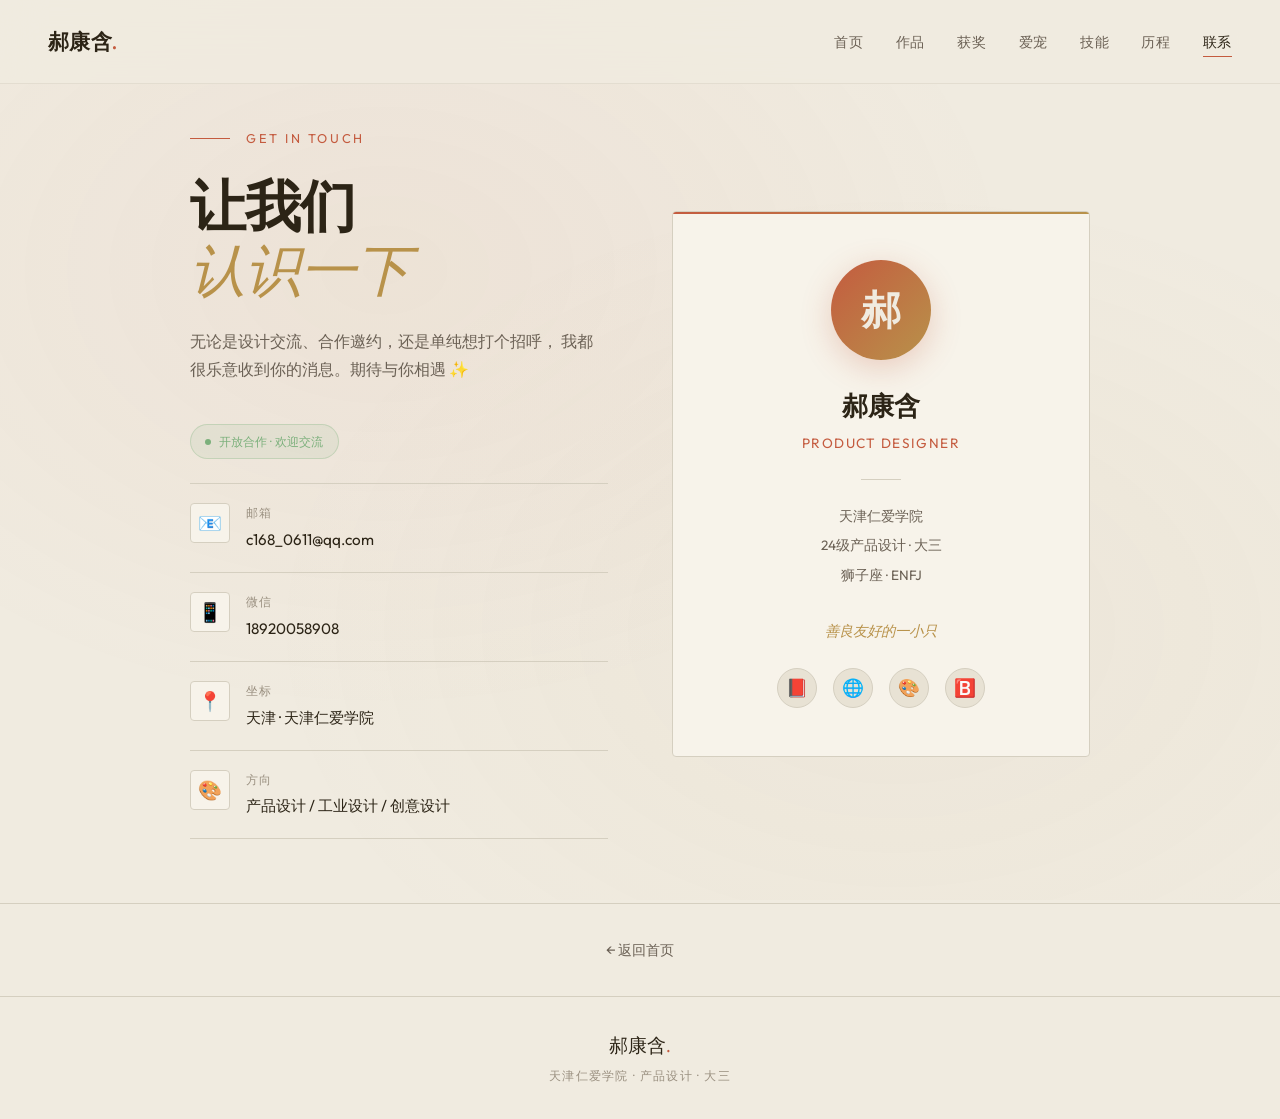
<file: contact.html>
﻿<!-- Generated by Trae Work -->
<!DOCTYPE html>
<html lang="zh-CN">
<head>
<meta charset="UTF-8">
<meta name="viewport" content="width=device-width, initial-scale=1.0">
<title>联系我 · 郝康含</title>
<style>
  @font-face {
    font-family: 'Lora';
    src: url('./_shared/fonts/Lora-Regular.ttf') format('truetype');
    font-weight: 400;
    font-style: normal;
    font-display: swap;
  }
  @font-face {
    font-family: 'Lora';
    src: url('./_shared/fonts/Lora-Bold.ttf') format('truetype');
    font-weight: 700;
    font-style: normal;
    font-display: swap;
  }
  @font-face {
    font-family: 'Lora';
    src: url('./_shared/fonts/Lora-Italic.ttf') format('truetype');
    font-weight: 400;
    font-style: italic;
    font-display: swap;
  }
  @font-face {
    font-family: 'Outfit';
    src: url('./_shared/fonts/Outfit-Regular.ttf') format('truetype');
    font-weight: 400;
    font-style: normal;
    font-display: swap;
  }
  @font-face {
    font-family: 'Outfit';
    src: url('./_shared/fonts/Outfit-Bold.ttf') format('truetype');
    font-weight: 700;
    font-style: normal;
    font-display: swap;
  }

  :root {
    --bg: #f0ebe0;
    --bg-soft: #e8e2d4;
    --bg-card: #f7f3ea;
    --ink: #2c2416;
    --ink-muted: #6b6155;
    --ink-dim: #9a9080;
    --accent: #c45b3f;
    --accent-soft: #c45b3f20;
    --gold: #b8924a;
    --gold-soft: #b8924a15;
    --rule: #d5cfc0;
    --serif: 'Lora', 'Noto Serif CJK SC', Georgia, serif;
    --sans: 'Outfit', 'Noto Sans CJK SC', 'WenQuanYi Micro Hei', -apple-system, sans-serif;
  }

  * { margin: 0; padding: 0; box-sizing: border-box; }
  html { scroll-behavior: smooth; }

  body {
    font-family: var(--sans);
    background: var(--bg);
    color: var(--ink);
    line-height: 1.7;
    font-size: 16px;
    -webkit-font-smoothing: antialiased;
    overflow-x: hidden;
    position: relative;
    min-height: 100vh;
    display: flex;
    flex-direction: column;
  }

  body::before {
    content: '';
    position: fixed;
    top: 0; left: 0;
    width: 100%; height: 100%;
    background:
      radial-gradient(ellipse at 30% 30%, rgba(196, 91, 63, 0.06) 0%, transparent 50%),
      radial-gradient(ellipse at 70% 70%, rgba(184, 146, 74, 0.05) 0%, transparent 50%);
    pointer-events: none;
    z-index: 0;
  }

  .page-wrapper {
    position: relative;
    z-index: 1;
    flex: 1;
    display: flex;
    flex-direction: column;
  }

  /* Navigation */
  nav {
    position: fixed;
    top: 0; left: 0; right: 0;
    padding: 1.5rem 3rem;
    display: flex;
    justify-content: space-between;
    align-items: center;
    z-index: 100;
    backdrop-filter: blur(20px);
    background: rgba(240, 235, 224, 0.8);
    border-bottom: 1px solid rgba(213, 207, 192, 0.5);
    transition: all 0.3s ease;
  }

  .nav-logo {
    font-family: var(--serif);
    font-size: 1.3rem;
    font-weight: 700;
    letter-spacing: 0.02em;
    color: var(--ink);
    text-decoration: none;
  }
  .nav-logo span { color: var(--accent); }

  .nav-links {
    display: flex;
    gap: 2rem;
    list-style: none;
  }

  .nav-links a {
    color: var(--ink-muted);
    text-decoration: none;
    font-size: 0.85rem;
    font-weight: 500;
    letter-spacing: 0.05em;
    position: relative;
    transition: color 0.3s ease;
  }

  .nav-links a::after {
    content: '';
    position: absolute;
    bottom: -6px; left: 0;
    width: 0; height: 1px;
    background: var(--accent);
    transition: width 0.3s ease;
  }

  .nav-links a:hover,
  .nav-links a.active { color: var(--ink); }
  .nav-links a:hover::after,
  .nav-links a.active::after { width: 100%; }

  /* Contact Main */
  .contact-main {
    flex: 1;
    display: flex;
    align-items: center;
    justify-content: center;
    padding: 8rem 3rem 4rem;
  }

  .contact-container {
    max-width: 900px;
    width: 100%;
    display: grid;
    grid-template-columns: 1fr 1fr;
    gap: 4rem;
    align-items: center;
  }

  .contact-left {
    opacity: 0;
    animation: fadeInUp 0.8s ease-out 0.2s forwards;
  }

  .contact-eyebrow {
    font-size: 0.8rem;
    color: var(--accent);
    letter-spacing: 0.2em;
    text-transform: uppercase;
    margin-bottom: 1.5rem;
    display: flex;
    align-items: center;
    gap: 1rem;
  }
  .contact-eyebrow::before {
    content: '';
    width: 40px; height: 1px;
    background: var(--accent);
  }

  .contact-title {
    font-family: var(--serif);
    font-size: clamp(2rem, 5vw, 3.5rem);
    font-weight: 700;
    line-height: 1.15;
    letter-spacing: -0.02em;
    margin-bottom: 1.5rem;
  }
  .contact-title em {
    font-style: italic;
    color: var(--gold);
    font-weight: 400;
  }

  .contact-lead {
    font-size: 1rem;
    color: var(--ink-muted);
    line-height: 1.8;
    margin-bottom: 2.5rem;
  }

  .contact-list {
    list-style: none;
  }

  .contact-item {
    display: flex;
    align-items: flex-start;
    gap: 1rem;
    padding: 1.2rem 0;
    border-bottom: 1px solid var(--rule);
    transition: all 0.3s ease;
  }

  .contact-item:first-child {
    border-top: 1px solid var(--rule);
  }

  .contact-item:hover {
    padding-left: 0.5rem;
  }

  .contact-icon {
    width: 40px;
    height: 40px;
    border-radius: 4px;
    background: var(--bg-card);
    border: 1px solid var(--rule);
    display: flex;
    align-items: center;
    justify-content: center;
    font-size: 1.2rem;
    flex-shrink: 0;
    transition: all 0.3s ease;
  }

  .contact-item:hover .contact-icon {
    border-color: var(--accent);
    background: var(--accent-soft);
  }

  .contact-info .label {
    font-size: 0.75rem;
    color: var(--ink-dim);
    letter-spacing: 0.1em;
    text-transform: uppercase;
    margin-bottom: 0.2rem;
  }

  .contact-info .value {
    font-size: 0.95rem;
    color: var(--ink);
    font-weight: 500;
  }

  .contact-info a {
    color: var(--ink);
    text-decoration: none;
    transition: color 0.3s ease;
  }

  .contact-info a:hover {
    color: var(--accent);
  }

  /* Right side - decorative card */
  .contact-right {
    opacity: 0;
    animation: fadeInUp 0.8s ease-out 0.4s forwards;
  }

  .contact-card {
    background: var(--bg-card);
    border: 1px solid var(--rule);
    border-radius: 4px;
    padding: 3rem 2rem;
    text-align: center;
    position: relative;
    overflow: hidden;
  }

  .contact-card::before {
    content: '';
    position: absolute;
    top: 0; left: 0; right: 0;
    height: 2px;
    background: linear-gradient(90deg, var(--accent), var(--gold));
  }

  .card-avatar {
    width: 100px;
    height: 100px;
    border-radius: 50%;
    background: linear-gradient(135deg, var(--accent), var(--gold));
    margin: 0 auto 1.5rem;
    display: flex;
    align-items: center;
    justify-content: center;
    font-family: var(--serif);
    font-size: 2.5rem;
    font-weight: 700;
    color: var(--bg);
    box-shadow: 0 8px 30px rgba(196, 91, 63, 0.25);
  }

  .card-name {
    font-family: var(--serif);
    font-size: 1.6rem;
    font-weight: 600;
    margin-bottom: 0.3rem;
  }

  .card-title {
    font-size: 0.85rem;
    color: var(--accent);
    letter-spacing: 0.1em;
    margin-bottom: 1.5rem;
  }

  .card-divider {
    width: 40px;
    height: 1px;
    background: var(--rule);
    margin: 1.5rem auto;
  }

  .card-info {
    font-size: 0.85rem;
    color: var(--ink-muted);
    line-height: 1.8;
  }

  .card-info p + p {
    margin-top: 0.3rem;
  }

  .card-signature {
    margin-top: 2rem;
    font-family: var(--serif);
    font-style: italic;
    font-size: 0.9rem;
    color: var(--gold);
  }

  /* Social links */
  .social-links {
    display: flex;
    justify-content: center;
    gap: 1rem;
    margin-top: 1.5rem;
  }

  .social-link {
    width: 40px;
    height: 40px;
    border-radius: 50%;
    background: var(--bg-soft);
    border: 1px solid var(--rule);
    display: flex;
    align-items: center;
    justify-content: center;
    font-size: 1.1rem;
    text-decoration: none;
    transition: all 0.3s ease;
  }

  .social-link:hover {
    border-color: var(--accent);
    transform: translateY(-3px);
    box-shadow: 0 4px 15px rgba(196, 91, 63, 0.15);
  }

  /* Availability */
  .availability {
    display: inline-flex;
    align-items: center;
    gap: 0.5rem;
    padding: 0.4rem 0.9rem;
    background: rgba(124, 176, 124, 0.1);
    border: 1px solid rgba(124, 176, 124, 0.3);
    border-radius: 999px;
    font-size: 0.75rem;
    color: #7cb07c;
    margin-bottom: 1.5rem;
  }

  .availability-dot {
    width: 6px;
    height: 6px;
    border-radius: 50%;
    background: #7cb07c;
    animation: pulse 2s ease-in-out infinite;
  }

  @keyframes pulse {
    0%, 100% { opacity: 1; transform: scale(1); }
    50% { opacity: 0.5; transform: scale(1.3); }
  }

  /* Bottom Nav */
  .bottom-nav {
    padding: 2rem 3rem;
    text-align: center;
    border-top: 1px solid var(--rule);
  }

  .back-link {
    display: inline-flex;
    align-items: center;
    gap: 0.6rem;
    color: var(--ink-muted);
    text-decoration: none;
    font-size: 0.9rem;
    transition: color 0.3s ease;
  }
  .back-link:hover { color: var(--accent); }

  /* Footer */
  footer {
    padding: 2rem 3rem;
    text-align: center;
    border-top: 1px solid var(--rule);
  }

  .footer-signature {
    font-family: var(--serif);
    font-size: 1.2rem;
    margin-bottom: 0.3rem;
  }
  .footer-signature span { color: var(--accent); }

  .footer-sub {
    font-size: 0.75rem;
    color: var(--ink-dim);
    letter-spacing: 0.1em;
  }

  /* Animations */
  @keyframes fadeInUp {
    from { opacity: 0; transform: translateY(30px); }
    to { opacity: 1; transform: translateY(0); }
  }

  .reveal {
    opacity: 0;
    transform: translateY(30px);
    transition: opacity 0.7s ease, transform 0.7s ease;
  }
  .reveal.visible {
    opacity: 1;
    transform: translateY(0);
  }

  /* Page transition */
  .page-transition {
    position: fixed;
    top: 0; left: 0;
    width: 100%; height: 100%;
    background: var(--accent);
    z-index: 9999;
    transform: scaleY(0);
    transform-origin: bottom;
    pointer-events: none;
  }
  .page-transition.active {
    animation: pageTransition 0.8s cubic-bezier(0.77, 0, 0.175, 1) forwards;
  }
  @keyframes pageTransition {
    0% { transform: scaleY(0); transform-origin: bottom; }
    50% { transform: scaleY(1); transform-origin: bottom; }
    50.01% { transform-origin: top; }
    100% { transform: scaleY(0); transform-origin: top; }
  }

  /* Responsive */
  @media (max-width: 900px) {
    nav { padding: 1rem 1.5rem; }
    .nav-links { gap: 1.2rem; }
    .nav-links a { font-size: 0.8rem; }

    .contact-main {
      padding: 7rem 1.5rem 3rem;
    }

    .contact-container {
      grid-template-columns: 1fr;
      gap: 3rem;
    }

    .contact-card {
      padding: 2rem 1.5rem;
    }

    .bottom-nav { padding: 2rem 1.5rem; }
    footer { padding: 2rem 1.5rem; }
  }
</style>
</head>
<body>
  <div class="page-transition" id="pageTransition"></div>

  <div class="page-wrapper">
    <nav>
      <a href="index.html" class="nav-logo" data-transition>郝康含<span>.</span></a>
      <ul class="nav-links">
        <li><a href="index.html" data-transition>首页</a></li>
        <li><a href="works.html" data-transition>作品</a></li>
        <li><a href="awards.html" data-transition>获奖</a></li>
        <li><a href="doudou.html" data-transition>爱宠</a></li>
        <li><a href="skills.html" data-transition>技能</a></li>
        <li><a href="journey.html" data-transition>历程</a></li>
        <li><a href="contact.html" class="active">联系</a></li>
      </ul>
    </nav>

    <!-- Contact Main -->
    <section class="contact-main">
      <div class="contact-container">

        <div class="contact-left">
          <div class="contact-eyebrow">Get In Touch</div>
          <h1 class="contact-title">
            让我们<br>
            <em>认识一下</em>
          </h1>
          <p class="contact-lead">
            无论是设计交流、合作邀约，还是单纯想打个招呼，
            我都很乐意收到你的消息。期待与你相遇 ✨
          </p>

          <div class="availability">
            <span class="availability-dot"></span>
            <span>开放合作 · 欢迎交流</span>
          </div>

          <ul class="contact-list">
            <li class="contact-item">
              <div class="contact-icon">📧</div>
              <div class="contact-info">
                <div class="label">邮箱</div>
                <div class="value"><a href="mailto:c168_0611@qq.com">c168_0611@qq.com</a></div>
              </div>
            </li>
            <li class="contact-item">
              <div class="contact-icon">📱</div>
              <div class="contact-info">
                <div class="label">微信</div>
                <div class="value">18920058908</div>
              </div>
            </li>
            <li class="contact-item">
              <div class="contact-icon">📍</div>
              <div class="contact-info">
                <div class="label">坐标</div>
                <div class="value">天津 · 天津仁爱学院</div>
              </div>
            </li>
            <li class="contact-item">
              <div class="contact-icon">🎨</div>
              <div class="contact-info">
                <div class="label">方向</div>
                <div class="value">产品设计 / 工业设计 / 创意设计</div>
              </div>
            </li>
          </ul>
        </div>

        <div class="contact-right">
          <div class="contact-card">
            <div class="card-avatar">郝</div>
            <div class="card-name">郝康含</div>
            <div class="card-title">PRODUCT DESIGNER</div>
            <div class="card-divider"></div>
            <div class="card-info">
              <p>天津仁爱学院</p>
              <p>24级产品设计 · 大三</p>
              <p>狮子座 · ENFJ</p>
            </div>
            <div class="card-signature">
              善良友好的一小只
            </div>
            <div class="social-links">
              <a href="#" class="social-link" title="小红书">📕</a>
              <a href="#" class="social-link" title="微博">🌐</a>
              <a href="#" class="social-link" title="站酷">🎨</a>
              <a href="#" class="social-link" title="Behance">🅱️</a>
            </div>
          </div>
        </div>

      </div>
    </section>

    <div class="bottom-nav">
      <a href="index.html" class="back-link" data-transition>← 返回首页</a>
    </div>

    <footer>
      <div class="footer-signature">郝康含<span>.</span></div>
      <div class="footer-sub">天津仁爱学院 · 产品设计 · 大三</div>
    </footer>
  </div>

  <script>
    // Page transition
    const transitionEl = document.getElementById('pageTransition');
    document.querySelectorAll('[data-transition], .nav-links a, .nav-logo').forEach(link => {
      link.addEventListener('click', (e) => {
        const href = link.getAttribute('href');
        if (href && href.endsWith('.html') && !href.startsWith('#')) {
          e.preventDefault();
          transitionEl.classList.add('active');
          setTimeout(() => { window.location.href = href; }, 400);
        }
      });
    });

    // Nav scroll effect
    const nav = document.querySelector('nav');
    window.addEventListener('scroll', () => {
      nav.style.background = window.scrollY > 50 ? 'rgba(240, 235, 224, 0.95)' : 'rgba(240, 235, 224, 0.8)';
    });
  </script>
</body>
</html>
</file>
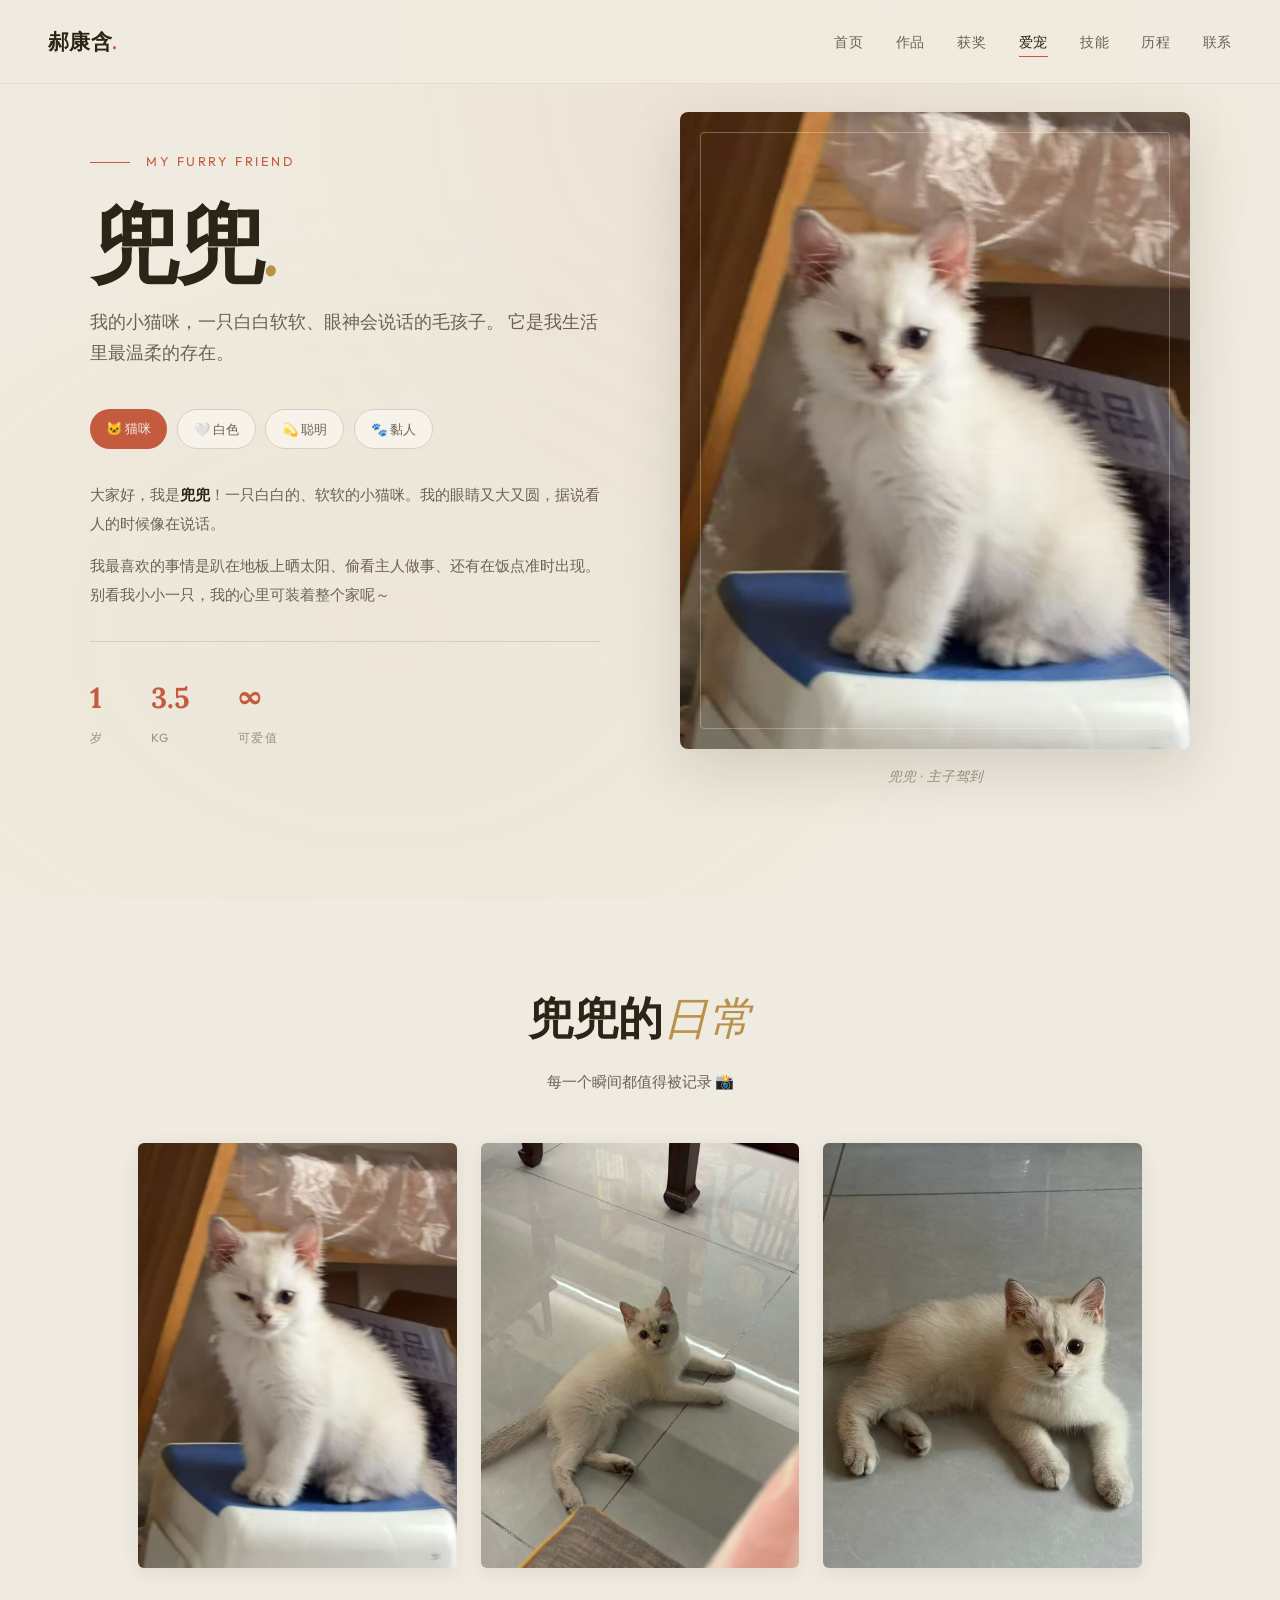
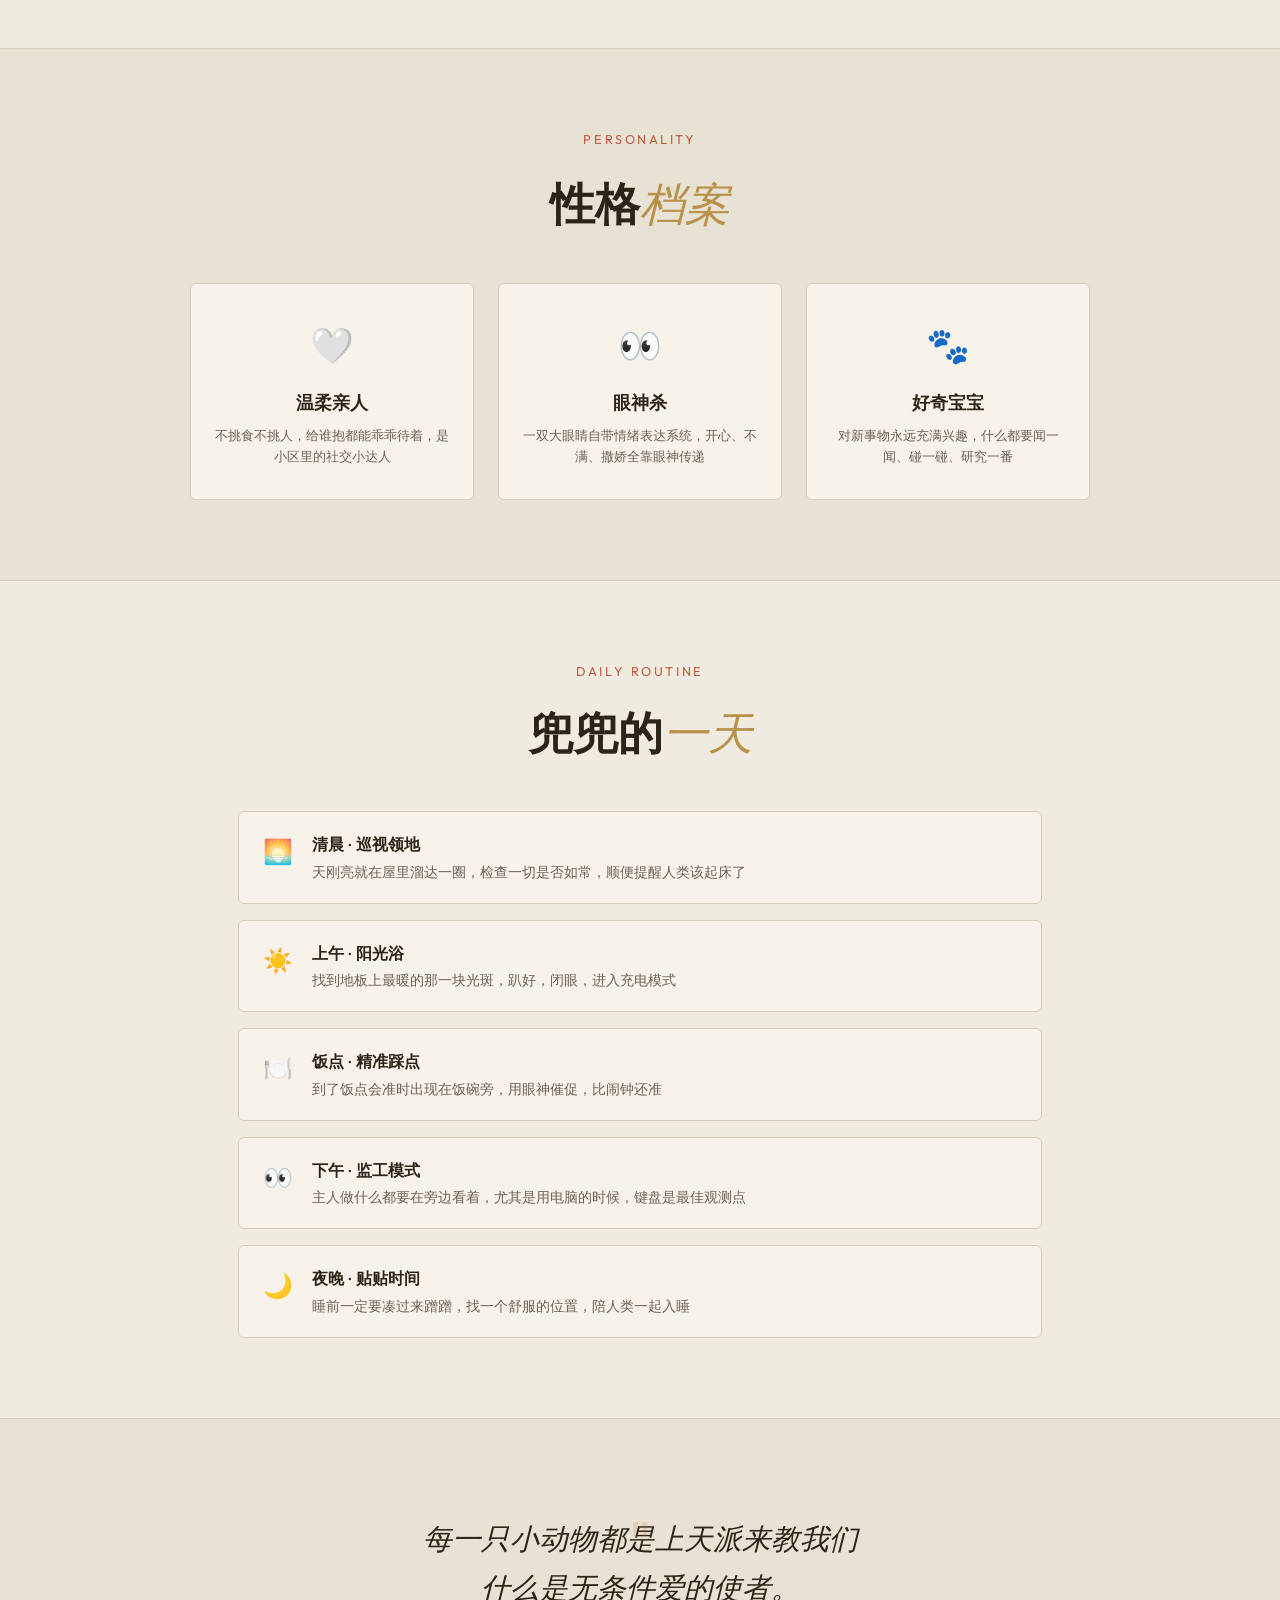
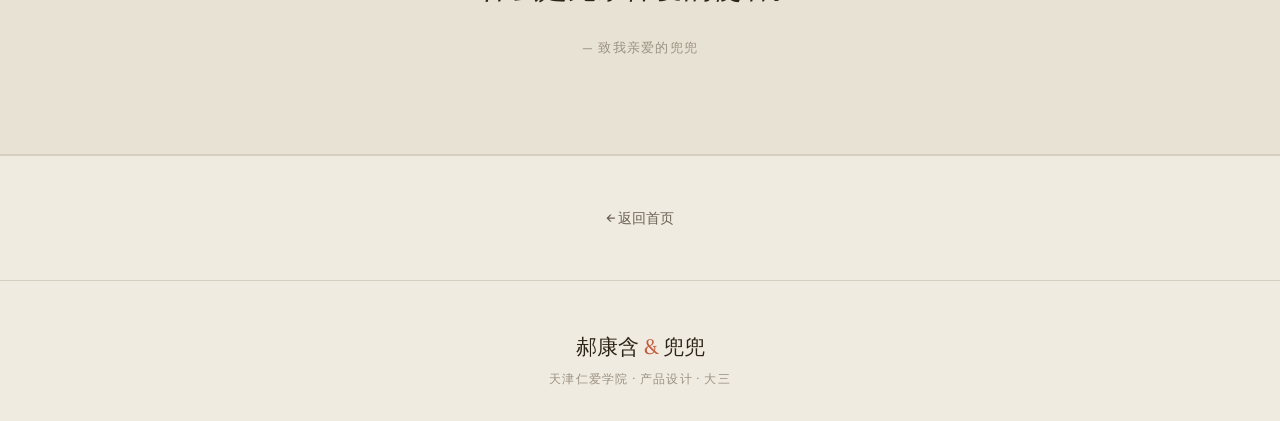
<file: doudou.html>
﻿<!-- Generated by Trae Work -->
<!DOCTYPE html>
<html lang="zh-CN">
<head>
<meta charset="UTF-8">
<meta name="viewport" content="width=device-width, initial-scale=1.0">
<title>兜兜 · 我的爱宠</title>
<style>
  @font-face {
    font-family: 'Lora';
    src: url('./_shared/fonts/Lora-Regular.ttf') format('truetype');
    font-weight: 400;
    font-style: normal;
    font-display: swap;
  }
  @font-face {
    font-family: 'Lora';
    src: url('./_shared/fonts/Lora-Bold.ttf') format('truetype');
    font-weight: 700;
    font-style: normal;
    font-display: swap;
  }
  @font-face {
    font-family: 'Lora';
    src: url('./_shared/fonts/Lora-Italic.ttf') format('truetype');
    font-weight: 400;
    font-style: italic;
    font-display: swap;
  }
  @font-face {
    font-family: 'Outfit';
    src: url('./_shared/fonts/Outfit-Regular.ttf') format('truetype');
    font-weight: 400;
    font-style: normal;
    font-display: swap;
  }
  @font-face {
    font-family: 'Outfit';
    src: url('./_shared/fonts/Outfit-Bold.ttf') format('truetype');
    font-weight: 700;
    font-style: normal;
    font-display: swap;
  }

  :root {
    --bg: #f0ebe0;
    --bg-soft: #e8e2d4;
    --bg-card: #f7f3ea;
    --ink: #2c2416;
    --ink-muted: #6b6155;
    --ink-dim: #9a9080;
    --accent: #c45b3f;
    --accent-soft: #c45b3f20;
    --gold: #b8924a;
    --gold-soft: #b8924a15;
    --rule: #d5cfc0;
    --serif: 'Lora', 'Noto Serif CJK SC', Georgia, serif;
    --sans: 'Outfit', 'Noto Sans CJK SC', 'WenQuanYi Micro Hei', -apple-system, sans-serif;
  }

  * { margin: 0; padding: 0; box-sizing: border-box; }
  html { scroll-behavior: smooth; }

  body {
    font-family: var(--sans);
    background: var(--bg);
    color: var(--ink);
    line-height: 1.7;
    font-size: 16px;
    -webkit-font-smoothing: antialiased;
    overflow-x: hidden;
    position: relative;
  }

  body::before {
    content: '';
    position: fixed;
    top: 0; left: 0;
    width: 100%; height: 100%;
    background:
      radial-gradient(ellipse at 60% 10%, rgba(196, 91, 63, 0.06) 0%, transparent 50%),
      radial-gradient(ellipse at 30% 70%, rgba(184, 146, 74, 0.05) 0%, transparent 50%);
    pointer-events: none;
    z-index: 0;
  }

  .page-wrapper { position: relative; z-index: 1; }

  /* Navigation */
  nav {
    position: fixed;
    top: 0; left: 0; right: 0;
    padding: 1.5rem 3rem;
    display: flex;
    justify-content: space-between;
    align-items: center;
    z-index: 100;
    backdrop-filter: blur(20px);
    background: rgba(240, 235, 224, 0.8);
    border-bottom: 1px solid rgba(213, 207, 192, 0.5);
    transition: all 0.3s ease;
  }

  .nav-logo {
    font-family: var(--serif);
    font-size: 1.3rem;
    font-weight: 700;
    letter-spacing: 0.02em;
    color: var(--ink);
    text-decoration: none;
  }
  .nav-logo span { color: var(--accent); }

  .nav-links {
    display: flex;
    gap: 2rem;
    list-style: none;
  }

  .nav-links a {
    color: var(--ink-muted);
    text-decoration: none;
    font-size: 0.85rem;
    font-weight: 500;
    letter-spacing: 0.05em;
    position: relative;
    transition: color 0.3s ease;
  }
  .nav-links a::after {
    content: '';
    position: absolute;
    bottom: -6px; left: 0;
    width: 0; height: 1px;
    background: var(--accent);
    transition: width 0.3s ease;
  }
  .nav-links a:hover,
  .nav-links a.active { color: var(--ink); }
  .nav-links a:hover::after,
  .nav-links a.active::after { width: 100%; }

  /* Hero */
  .pet-hero {
    min-height: 100vh;
    display: flex;
    align-items: center;
    padding: 2rem 3rem;
    position: relative;
  }

  .pet-hero-content {
    display: grid;
    grid-template-columns: 1fr 1fr;
    gap: 5rem;
    align-items: center;
    max-width: 1100px;
    margin: 0 auto;
    width: 100%;
  }

  .pet-text-side {
    opacity: 0;
    animation: fadeInUp 0.8s ease-out 0.2s forwards;
  }

  .pet-eyebrow {
    font-size: 0.8rem;
    color: var(--accent);
    letter-spacing: 0.2em;
    text-transform: uppercase;
    margin-bottom: 1.5rem;
    display: flex;
    align-items: center;
    gap: 1rem;
  }
  .pet-eyebrow::before {
    content: '';
    width: 40px; height: 1px;
    background: var(--accent);
  }

  .pet-name {
    font-family: var(--serif);
    font-size: clamp(3rem, 7vw, 5.5rem);
    font-weight: 700;
    line-height: 1.05;
    letter-spacing: -0.02em;
    margin-bottom: 1rem;
  }
  .pet-name em {
    font-style: italic;
    color: var(--gold);
    font-weight: 400;
  }

  .pet-subtitle {
    font-size: 1.1rem;
    color: var(--ink-muted);
    line-height: 1.8;
    margin-bottom: 2.5rem;
  }

  .pet-tags {
    display: flex;
    flex-wrap: wrap;
    gap: 0.6rem;
    margin-bottom: 2rem;
  }

  .pet-tag {
    padding: 0.5rem 1rem;
    background: var(--bg-card);
    border: 1px solid var(--rule);
    border-radius: 999px;
    font-size: 0.82rem;
    color: var(--ink-muted);
  }

  .pet-tag.primary {
    background: var(--accent);
    color: var(--bg);
    border: none;
  }

  .pet-intro {
    font-size: 0.95rem;
    color: var(--ink-muted);
    line-height: 1.9;
  }

  .pet-intro p + p { margin-top: 0.8rem; }

  .pet-intro strong { color: var(--ink); }

  /* Main photo */
  .pet-photo-side {
    opacity: 0;
    animation: fadeIn 1s ease-out 0.4s forwards;
  }

  .pet-main-photo {
    position: relative;
    border-radius: 8px;
    overflow: hidden;
    box-shadow: 0 20px 60px rgba(44, 36, 22, 0.15);
    aspect-ratio: 4/5;
  }

  .pet-main-photo img {
    width: 100%;
    height: 100%;
    object-fit: cover;
  }

  .pet-main-photo::after {
    content: '';
    position: absolute;
    inset: 20px;
    border: 1px solid rgba(247, 243, 234, 0.3);
    border-radius: 4px;
    pointer-events: none;
  }

  .pet-photo-caption {
    margin-top: 1rem;
    text-align: center;
    font-family: var(--serif);
    font-style: italic;
    font-size: 0.85rem;
    color: var(--ink-dim);
  }

  /* Stats */
  .pet-stats {
    display: flex;
    gap: 3rem;
    margin-top: 2rem;
    padding-top: 2rem;
    border-top: 1px solid var(--rule);
  }

  .stat-item {
    display: flex;
    flex-direction: column;
    gap: 0.3rem;
  }

  .stat-number {
    font-family: var(--serif);
    font-size: 1.8rem;
    font-weight: 700;
    color: var(--accent);
  }

  .stat-label {
    font-size: 0.75rem;
    color: var(--ink-dim);
    letter-spacing: 0.1em;
    text-transform: uppercase;
  }

  /* Gallery Section */
  .gallery-section {
    padding: 5rem 3rem;
    max-width: 1100px;
    margin: 0 auto;
  }

  .gallery-header {
    text-align: center;
    margin-bottom: 3rem;
  }

  .gallery-title {
    font-family: var(--serif);
    font-size: clamp(2rem, 4vw, 2.8rem);
    font-weight: 700;
    margin-bottom: 0.8rem;
  }
  .gallery-title em {
    font-style: italic;
    color: var(--gold);
    font-weight: 400;
  }

  .gallery-subtitle {
    font-size: 0.95rem;
    color: var(--ink-muted);
  }

  .pet-gallery {
    display: grid;
    grid-template-columns: repeat(3, 1fr);
    gap: 1.5rem;
  }

  .gallery-item {
    position: relative;
    border-radius: 6px;
    overflow: hidden;
    aspect-ratio: 3/4;
    box-shadow: 0 4px 20px rgba(44, 36, 22, 0.08);
    transition: all 0.4s ease;
    cursor: pointer;
  }

  .gallery-item:hover {
    transform: translateY(-6px);
    box-shadow: 0 12px 40px rgba(44, 36, 22, 0.15);
  }

  .gallery-item img {
    width: 100%;
    height: 100%;
    object-fit: cover;
    transition: transform 0.6s ease;
  }

  .gallery-item:hover img {
    transform: scale(1.05);
  }

  .gallery-caption {
    position: absolute;
    bottom: 0;
    left: 0;
    right: 0;
    padding: 1.5rem 1rem 1rem;
    background: linear-gradient(to top, rgba(44, 36, 22, 0.8), transparent);
    color: var(--bg);
    font-size: 0.8rem;
    text-align: center;
    opacity: 0;
    transition: opacity 0.3s ease;
  }

  .gallery-item:hover .gallery-caption {
    opacity: 1;
  }

  /* Personality Section */
  .pet-personality {
    padding: 5rem 3rem;
    background: var(--bg-soft);
    border-top: 1px solid var(--rule);
    border-bottom: 1px solid var(--rule);
  }

  .pet-personality-inner {
    max-width: 900px;
    margin: 0 auto;
  }

  .personality-cards {
    display: grid;
    grid-template-columns: repeat(3, 1fr);
    gap: 1.5rem;
    margin-top: 2.5rem;
  }

  .trait-card {
    background: var(--bg-card);
    border: 1px solid var(--rule);
    border-radius: 6px;
    padding: 2rem 1.5rem;
    text-align: center;
    transition: all 0.4s ease;
  }

  .trait-card:hover {
    transform: translateY(-4px);
    border-color: var(--accent);
    box-shadow: 0 8px 24px rgba(44, 36, 22, 0.06);
  }

  .trait-icon {
    font-size: 2.2rem;
    margin-bottom: 0.8rem;
  }

  .trait-title {
    font-family: var(--serif);
    font-size: 1.1rem;
    font-weight: 600;
    margin-bottom: 0.4rem;
  }

  .trait-desc {
    font-size: 0.82rem;
    color: var(--ink-muted);
    line-height: 1.6;
  }

  /* Daily Life */
  .daily-section {
    padding: 5rem 3rem;
    max-width: 900px;
    margin: 0 auto;
  }

  .daily-list {
    display: flex;
    flex-direction: column;
    gap: 1rem;
    margin-top: 2.5rem;
  }

  .daily-item {
    display: flex;
    align-items: flex-start;
    gap: 1.2rem;
    padding: 1.2rem 1.5rem;
    background: var(--bg-card);
    border: 1px solid var(--rule);
    border-radius: 6px;
    transition: all 0.3s ease;
  }

  .daily-item:hover {
    border-color: var(--accent);
    transform: translateX(4px);
  }

  .daily-icon {
    font-size: 1.5rem;
    flex-shrink: 0;
  }

  .daily-content h4 {
    font-family: var(--serif);
    font-size: 1rem;
    font-weight: 600;
    margin-bottom: 0.2rem;
  }

  .daily-content p {
    font-size: 0.85rem;
    color: var(--ink-muted);
    line-height: 1.6;
  }

  /* Quote */
  .quote-block {
    text-align: center;
    padding: 6rem 3rem;
    background: var(--bg-soft);
    border-top: 1px solid var(--rule);
    border-bottom: 1px solid var(--rule);
  }

  .quote-block blockquote {
    font-family: var(--serif);
    font-size: clamp(1.3rem, 2.5vw, 1.8rem);
    font-style: italic;
    line-height: 1.7;
    max-width: 700px;
    margin: 0 auto;
    color: var(--ink);
    position: relative;
  }

  .quote-block blockquote::before {
    content: '"';
    position: absolute;
    top: -1.5rem;
    left: 50%;
    transform: translateX(-50%);
    font-size: 4rem;
    color: var(--accent);
    opacity: 0.15;
    font-style: normal;
  }

  .quote-author {
    margin-top: 1.5rem;
    font-size: 0.8rem;
    color: var(--ink-dim);
    letter-spacing: 0.1em;
  }

  /* Bottom Nav */
  .bottom-nav {
    padding: 3rem;
    text-align: center;
    border-top: 1px solid var(--rule);
  }

  .back-link {
    display: inline-flex;
    align-items: center;
    gap: 0.6rem;
    color: var(--ink-muted);
    text-decoration: none;
    font-size: 0.9rem;
    transition: color 0.3s ease;
  }
  .back-link:hover { color: var(--accent); }

  /* Footer */
  footer {
    padding: 3rem 3rem 2rem;
    text-align: center;
    border-top: 1px solid var(--rule);
  }

  .footer-signature {
    font-family: var(--serif);
    font-size: 1.3rem;
    margin-bottom: 0.3rem;
  }
  .footer-signature span { color: var(--accent); }

  .footer-sub {
    font-size: 0.75rem;
    color: var(--ink-dim);
    letter-spacing: 0.1em;
  }

  /* Animations */
  @keyframes fadeInUp {
    from { opacity: 0; transform: translateY(30px); }
    to { opacity: 1; transform: translateY(0); }
  }
  @keyframes fadeIn {
    from { opacity: 0; }
    to { opacity: 1; }
  }

  .reveal {
    opacity: 0;
    transform: translateY(30px);
    transition: opacity 0.7s ease, transform 0.7s ease;
  }
  .reveal.visible {
    opacity: 1;
    transform: translateY(0);
  }

  /* Page transition */
  .page-transition {
    position: fixed;
    top: 0; left: 0;
    width: 100%; height: 100%;
    background: var(--accent);
    z-index: 9999;
    transform: scaleY(0);
    transform-origin: bottom;
    pointer-events: none;
  }
  .page-transition.active {
    animation: pageTransition 0.8s cubic-bezier(0.77, 0, 0.175, 1) forwards;
  }
  @keyframes pageTransition {
    0% { transform: scaleY(0); transform-origin: bottom; }
    50% { transform: scaleY(1); transform-origin: bottom; }
    50.01% { transform-origin: top; }
    100% { transform: scaleY(0); transform-origin: top; }
  }

  /* Responsive */
  @media (max-width: 900px) {
    nav { padding: 1rem 1.5rem; }
    .nav-links { gap: 1.2rem; }
    .nav-links a { font-size: 0.75rem; }

    .pet-hero {
      padding: 5rem 1.5rem 2rem;
    }

    .pet-hero-content {
      grid-template-columns: 1fr;
      gap: 2.5rem;
    }

    .pet-main-photo {
      max-width: 350px;
      margin: 0 auto;
    }

    .gallery-section {
      padding: 3rem 1.5rem;
    }

    .pet-gallery {
      grid-template-columns: 1fr;
    }

    .pet-personality {
      padding: 3rem 1.5rem;
    }

    .personality-cards {
      grid-template-columns: 1fr;
    }

    .daily-section {
      padding: 3rem 1.5rem;
    }

    .quote-block {
      padding: 4rem 1.5rem;
    }

    .bottom-nav { padding: 2rem 1.5rem; }
    footer { padding: 2rem 1.5rem; }
  }

  @media (max-width: 480px) {
    .pet-stats {
      gap: 1.5rem;
    }
    .stat-number {
      font-size: 1.4rem;
    }
  }
</style>
</head>
<body>
  <div class="page-transition" id="pageTransition"></div>

  <div class="page-wrapper">
    <nav>
      <a href="index.html" class="nav-logo" data-transition>郝康含<span>.</span></a>
      <ul class="nav-links">
        <li><a href="index.html" data-transition>首页</a></li>
        <li><a href="works.html" data-transition>作品</a></li>
        <li><a href="awards.html" data-transition>获奖</a></li>
        <li><a href="doudou.html" class="active">爱宠</a></li>
        <li><a href="skills.html" data-transition>技能</a></li>
        <li><a href="journey.html" data-transition>历程</a></li>
        <li><a href="contact.html" data-transition>联系</a></li>
      </ul>
    </nav>

    <!-- Hero -->
    <section class="pet-hero">
      <div class="pet-hero-content">
        <div class="pet-text-side">
          <div class="pet-eyebrow">My Furry Friend</div>
          <h1 class="pet-name">
            兜兜<em>.</em>
          </h1>
          <p class="pet-subtitle">
            我的小猫咪，一只白白软软、眼神会说话的毛孩子。
            它是我生活里最温柔的存在。
          </p>
          <div class="pet-tags">
            <span class="pet-tag primary">🐱 猫咪</span>
            <span class="pet-tag">🤍 白色</span>
            <span class="pet-tag">💫 聪明</span>
            <span class="pet-tag">🐾 黏人</span>
          </div>
          <div class="pet-intro">
            <p>大家好，我是<strong>兜兜</strong>！一只白白的、软软的小猫咪。我的眼睛又大又圆，据说看人的时候像在说话。</p>
            <p>我最喜欢的事情是趴在地板上晒太阳、偷看主人做事、还有在饭点准时出现。别看我小小一只，我的心里可装着整个家呢～</p>
          </div>

          <div class="pet-stats">
            <div class="stat-item">
              <div class="stat-number">1</div>
              <div class="stat-label">岁</div>
            </div>
            <div class="stat-item">
              <div class="stat-number">3.5</div>
              <div class="stat-label">kg</div>
            </div>
            <div class="stat-item">
              <div class="stat-number">∞</div>
              <div class="stat-label">可爱值</div>
            </div>
          </div>
        </div>

        <div class="pet-photo-side">
          <div class="pet-main-photo">
            <img src="assets/doudou-main.jpg" alt="兜兜主图">
          </div>
          <div class="pet-photo-caption">兜兜 · 主子驾到</div>
        </div>
      </div>
    </section>

    <!-- Gallery -->
    <section class="gallery-section">
      <div class="gallery-header reveal">
        <h2 class="gallery-title">兜兜的<em>日常</em></h2>
        <p class="gallery-subtitle">每一个瞬间都值得被记录 📸</p>
      </div>

      <div class="pet-gallery">
        <div class="gallery-item reveal">
          <img src="assets/doudou-main.jpg" alt="兜兜照片1">
          <div class="gallery-caption">"哼，人类又在拍我"</div>
        </div>
        <div class="gallery-item reveal">
          <img src="assets/doudou-2.jpg" alt="兜兜照片2">
          <div class="gallery-caption">"趴着也想盯着你"</div>
        </div>
        <div class="gallery-item reveal">
          <img src="assets/doudou-3.jpg" alt="兜兜照片3">
          <div class="gallery-caption">"地板是我的领地"</div>
        </div>
      </div>
    </section>

    <!-- Personality -->
    <section class="pet-personality">
      <div class="pet-personality-inner">
        <div class="reveal" style="text-align: center;">
          <div style="font-size: 0.8rem; color: var(--accent); letter-spacing: 0.2em; text-transform: uppercase; margin-bottom: 1rem;">Personality</div>
          <h2 style="font-family: var(--serif); font-size: clamp(2rem, 4vw, 2.8rem); font-weight: 700;">
            性格<em style="font-style: italic; color: var(--gold); font-weight: 400;">档案</em>
          </h2>
        </div>

        <div class="personality-cards">
          <div class="trait-card reveal">
            <div class="trait-icon">🤍</div>
            <div class="trait-title">温柔亲人</div>
            <div class="trait-desc">不挑食不挑人，给谁抱都能乖乖待着，是小区里的社交小达人</div>
          </div>
          <div class="trait-card reveal">
            <div class="trait-icon">👀</div>
            <div class="trait-title">眼神杀</div>
            <div class="trait-desc">一双大眼睛自带情绪表达系统，开心、不满、撒娇全靠眼神传递</div>
          </div>
          <div class="trait-card reveal">
            <div class="trait-icon">🐾</div>
            <div class="trait-title">好奇宝宝</div>
            <div class="trait-desc">对新事物永远充满兴趣，什么都要闻一闻、碰一碰、研究一番</div>
          </div>
        </div>
      </div>
    </section>

    <!-- Daily Life -->
    <section class="daily-section">
      <div class="reveal" style="text-align: center; margin-bottom: 1.5rem;">
        <div style="font-size: 0.8rem; color: var(--accent); letter-spacing: 0.2em; text-transform: uppercase; margin-bottom: 0.8rem;">Daily Routine</div>
        <h2 style="font-family: var(--serif); font-size: clamp(2rem, 4vw, 2.8rem); font-weight: 700;">
          兜兜的<em style="font-style: italic; color: var(--gold); font-weight: 400;">一天</em>
        </h2>
      </div>

      <div class="daily-list">
        <div class="daily-item reveal">
          <div class="daily-icon">🌅</div>
          <div class="daily-content">
            <h4>清晨 · 巡视领地</h4>
            <p>天刚亮就在屋里溜达一圈，检查一切是否如常，顺便提醒人类该起床了</p>
          </div>
        </div>
        <div class="daily-item reveal">
          <div class="daily-icon">☀️</div>
          <div class="daily-content">
            <h4>上午 · 阳光浴</h4>
            <p>找到地板上最暖的那一块光斑，趴好，闭眼，进入充电模式</p>
          </div>
        </div>
        <div class="daily-item reveal">
          <div class="daily-icon">🍽️</div>
          <div class="daily-content">
            <h4>饭点 · 精准踩点</h4>
            <p>到了饭点会准时出现在饭碗旁，用眼神催促，比闹钟还准</p>
          </div>
        </div>
        <div class="daily-item reveal">
          <div class="daily-icon">👀</div>
          <div class="daily-content">
            <h4>下午 · 监工模式</h4>
            <p>主人做什么都要在旁边看着，尤其是用电脑的时候，键盘是最佳观测点</p>
          </div>
        </div>
        <div class="daily-item reveal">
          <div class="daily-icon">🌙</div>
          <div class="daily-content">
            <h4>夜晚 · 贴贴时间</h4>
            <p>睡前一定要凑过来蹭蹭，找一个舒服的位置，陪人类一起入睡</p>
          </div>
        </div>
      </div>
    </section>

    <!-- Quote -->
    <section class="quote-block">
      <blockquote class="reveal">
        每一只小动物都是上天派来教我们<br>
        什么是无条件爱的使者。
      </blockquote>
      <div class="quote-author reveal">— 致我亲爱的兜兜</div>
    </section>

    <div class="bottom-nav">
      <a href="index.html" class="back-link" data-transition>← 返回首页</a>
    </div>

    <footer>
      <div class="footer-signature">郝康含 <span>&</span> 兜兜</div>
      <div class="footer-sub">天津仁爱学院 · 产品设计 · 大三</div>
    </footer>
  </div>

  <script>
    const revealElements = document.querySelectorAll('.reveal');
    const revealObserver = new IntersectionObserver((entries) => {
      entries.forEach(entry => {
        if (entry.isIntersecting) entry.target.classList.add('visible');
      });
    }, { threshold: 0.1, rootMargin: '0px 0px -50px 0px' });
    revealElements.forEach(el => revealObserver.observe(el));

    const transitionEl = document.getElementById('pageTransition');
    document.querySelectorAll('[data-transition], .nav-links a, .nav-logo').forEach(link => {
      link.addEventListener('click', (e) => {
        const href = link.getAttribute('href');
        if (href && href.endsWith('.html') && !href.startsWith('#')) {
          e.preventDefault();
          transitionEl.classList.add('active');
          setTimeout(() => { window.location.href = href; }, 400);
        }
      });
    });

    const nav = document.querySelector('nav');
    window.addEventListener('scroll', () => {
      nav.style.background = window.scrollY > 50 ? 'rgba(240, 235, 224, 0.95)' : 'rgba(240, 235, 224, 0.8)';
    });
  </script>
</body>
</html>
</file>
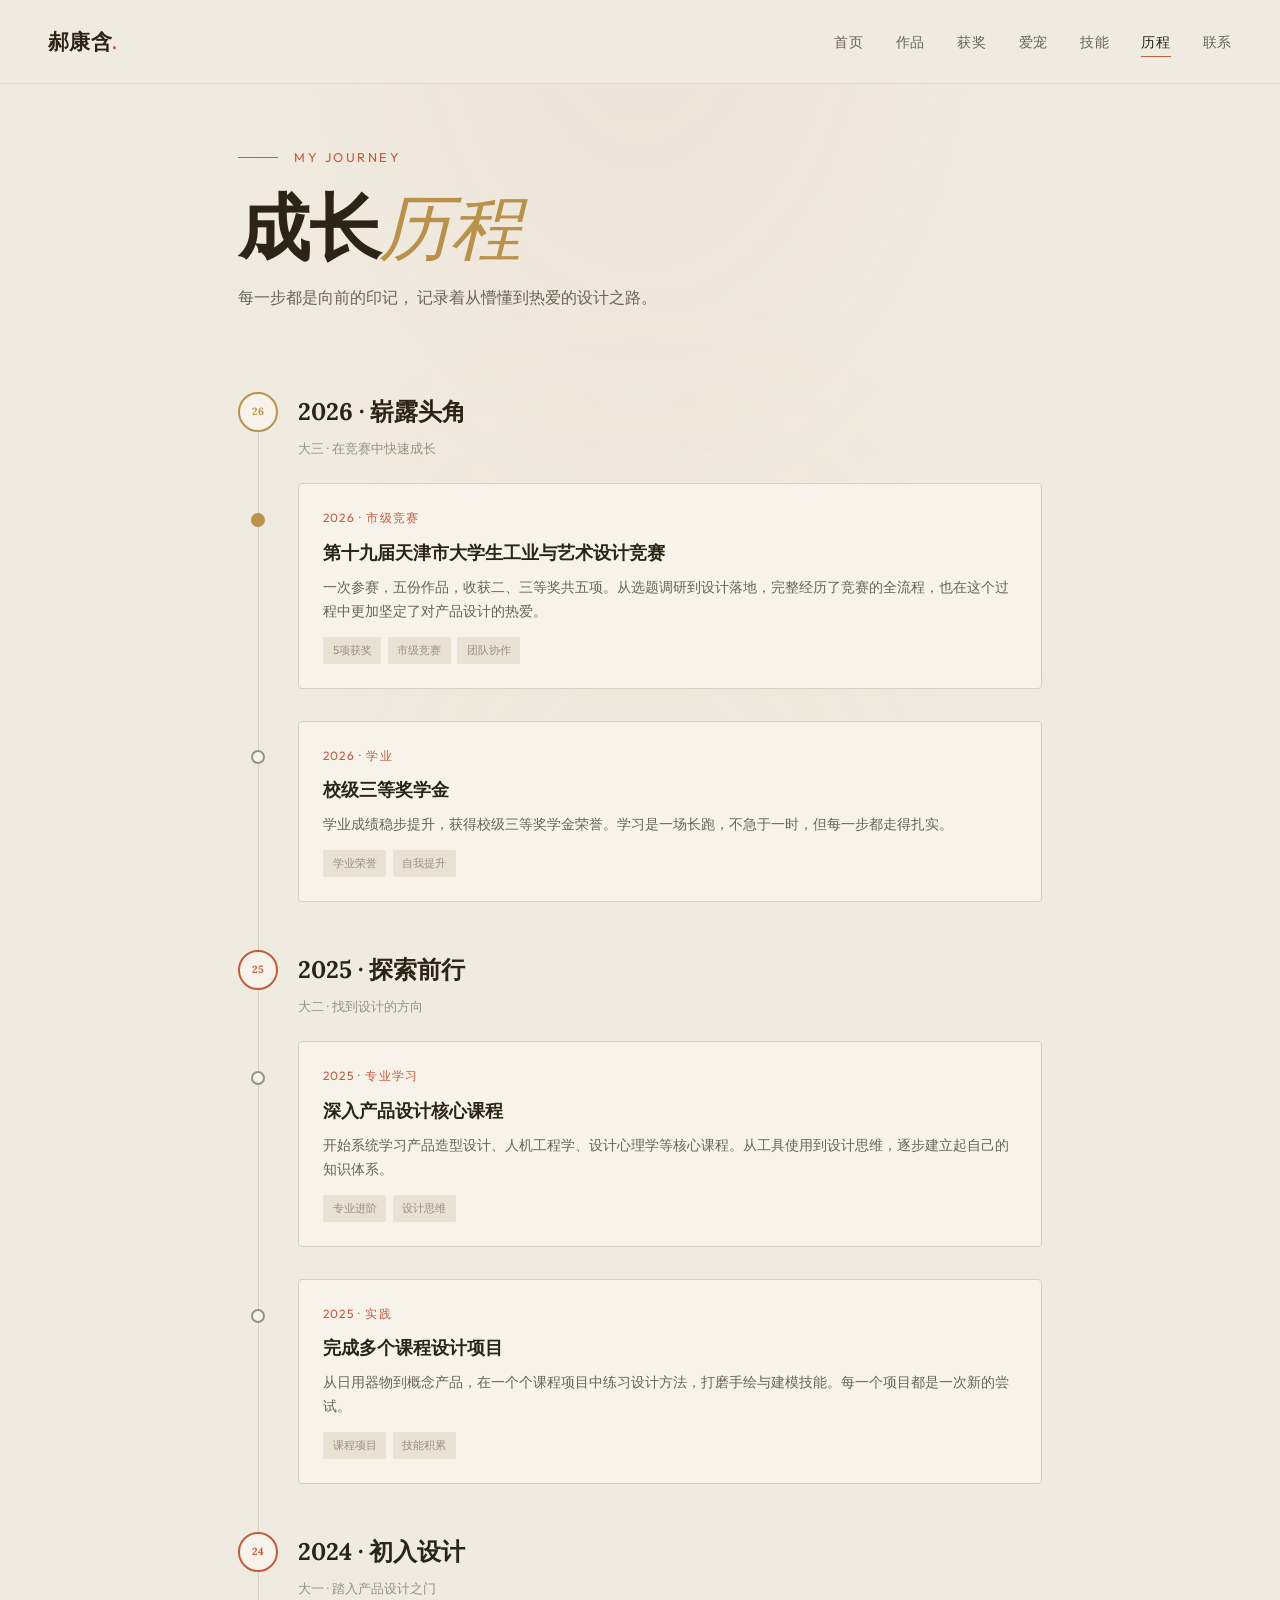
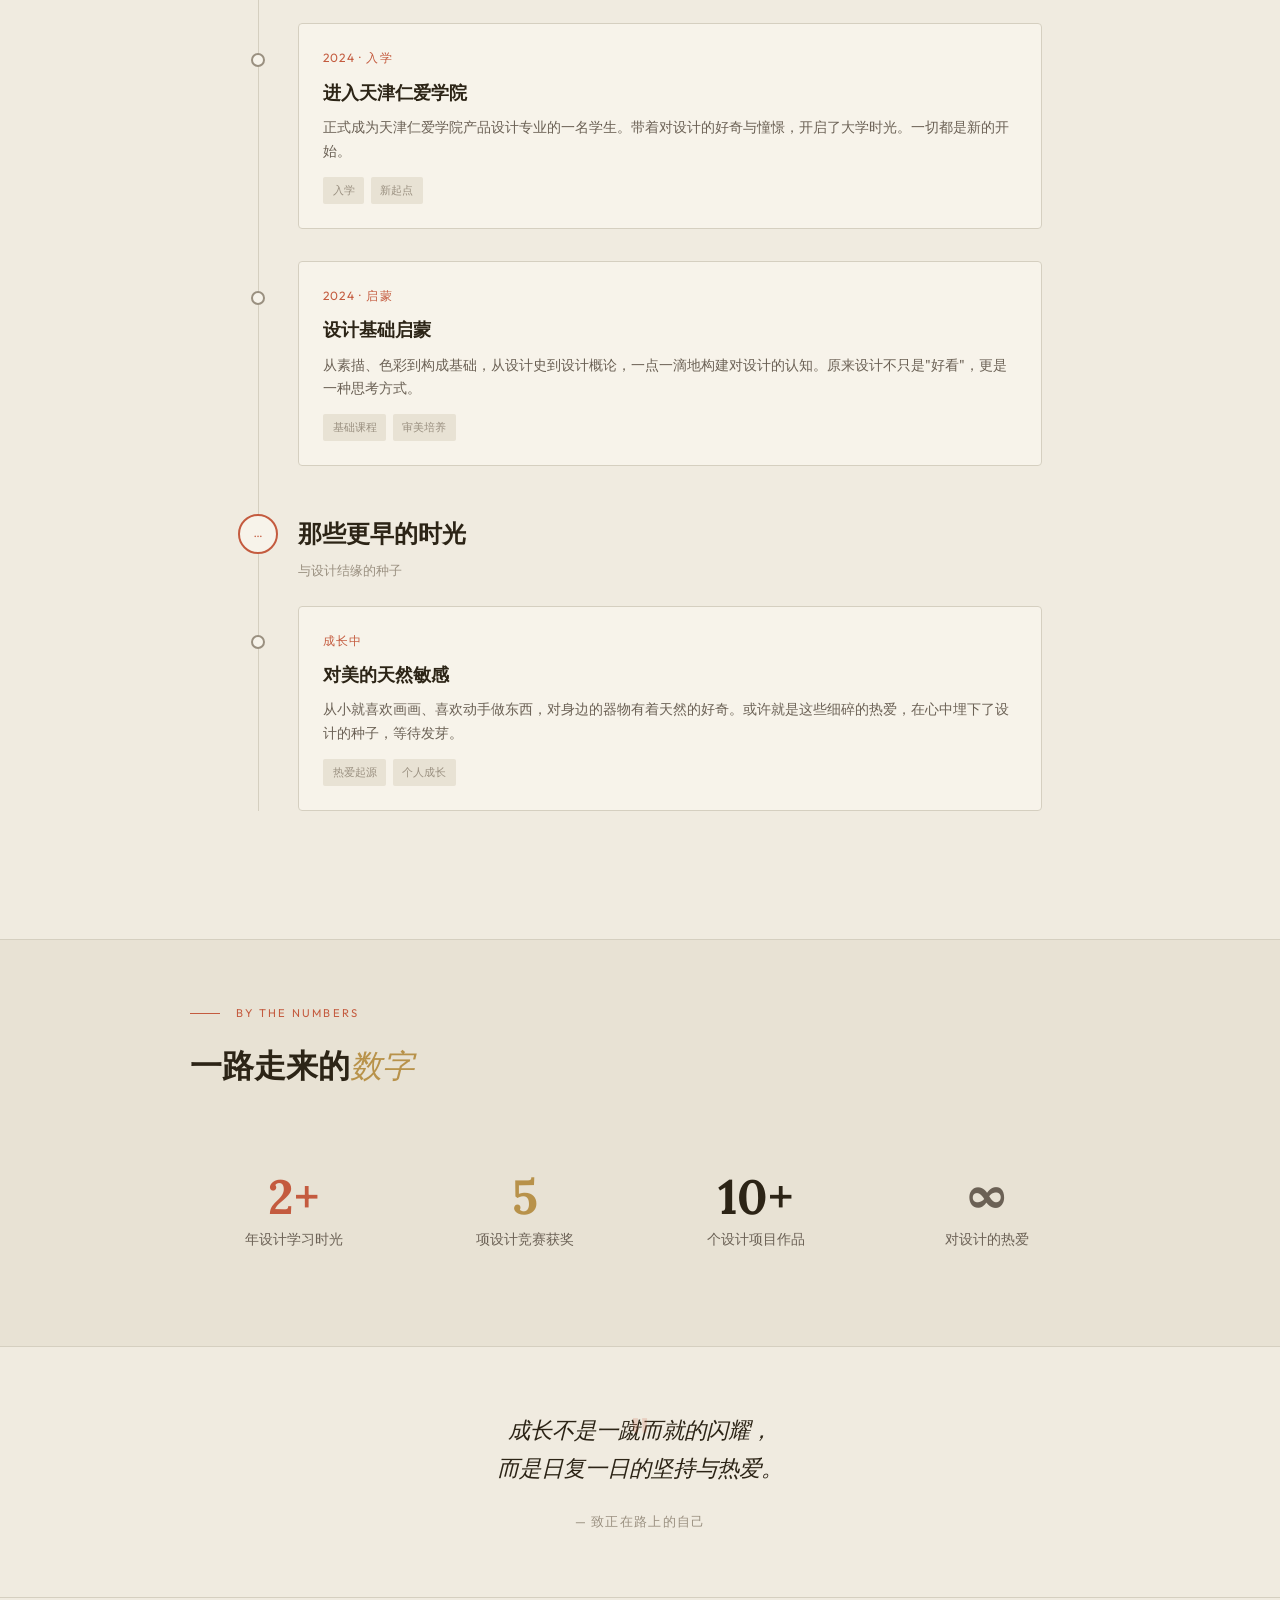
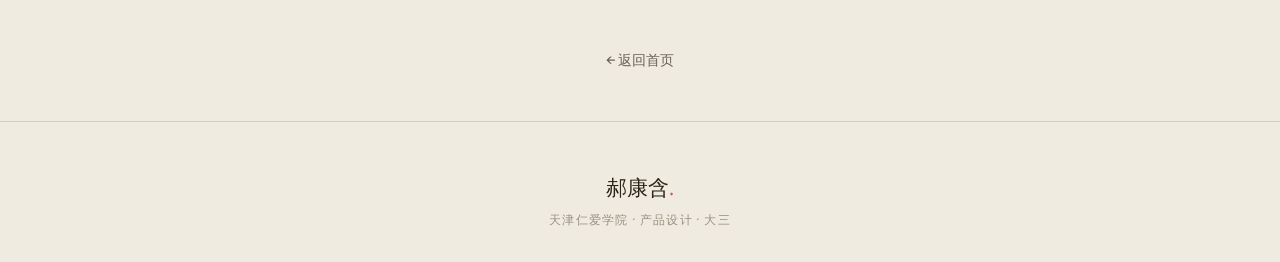
<file: journey.html>
﻿<!-- Generated by Trae Work -->
<!DOCTYPE html>
<html lang="zh-CN">
<head>
<meta charset="UTF-8">
<meta name="viewport" content="width=device-width, initial-scale=1.0">
<title>成长历程 · 郝康含</title>
<style>
  @font-face {
    font-family: 'Lora';
    src: url('./_shared/fonts/Lora-Regular.ttf') format('truetype');
    font-weight: 400;
    font-style: normal;
    font-display: swap;
  }
  @font-face {
    font-family: 'Lora';
    src: url('./_shared/fonts/Lora-Bold.ttf') format('truetype');
    font-weight: 700;
    font-style: normal;
    font-display: swap;
  }
  @font-face {
    font-family: 'Lora';
    src: url('./_shared/fonts/Lora-Italic.ttf') format('truetype');
    font-weight: 400;
    font-style: italic;
    font-display: swap;
  }
  @font-face {
    font-family: 'Outfit';
    src: url('./_shared/fonts/Outfit-Regular.ttf') format('truetype');
    font-weight: 400;
    font-style: normal;
    font-display: swap;
  }
  @font-face {
    font-family: 'Outfit';
    src: url('./_shared/fonts/Outfit-Bold.ttf') format('truetype');
    font-weight: 700;
    font-style: normal;
    font-display: swap;
  }

  :root {
    --bg: #f0ebe0;
    --bg-soft: #e8e2d4;
    --bg-card: #f7f3ea;
    --ink: #2c2416;
    --ink-muted: #6b6155;
    --ink-dim: #9a9080;
    --accent: #c45b3f;
    --accent-soft: #c45b3f20;
    --gold: #b8924a;
    --gold-soft: #b8924a15;
    --rule: #d5cfc0;
    --serif: 'Lora', 'Noto Serif CJK SC', Georgia, serif;
    --sans: 'Outfit', 'Noto Sans CJK SC', 'WenQuanYi Micro Hei', -apple-system, sans-serif;
  }

  * { margin: 0; padding: 0; box-sizing: border-box; }
  html { scroll-behavior: smooth; }

  body {
    font-family: var(--sans);
    background: var(--bg);
    color: var(--ink);
    line-height: 1.7;
    font-size: 16px;
    -webkit-font-smoothing: antialiased;
    overflow-x: hidden;
    position: relative;
  }

  body::before {
    content: '';
    position: fixed;
    top: 0; left: 0;
    width: 100%; height: 100%;
    background:
      radial-gradient(ellipse at 50% 0%, rgba(224, 122, 95, 0.05) 0%, transparent 50%),
      radial-gradient(ellipse at 50% 100%, rgba(242, 204, 143, 0.05) 0%, transparent 50%);
    pointer-events: none;
    z-index: 0;
  }

  .page-wrapper { position: relative; z-index: 1; }

  /* Navigation */
  nav {
    position: fixed;
    top: 0; left: 0; right: 0;
    padding: 1.5rem 3rem;
    display: flex;
    justify-content: space-between;
    align-items: center;
    z-index: 100;
    backdrop-filter: blur(20px);
    background: rgba(240, 235, 224, 0.8);
    border-bottom: 1px solid rgba(213, 207, 192, 0.5);
    transition: all 0.3s ease;
  }

  .nav-logo {
    font-family: var(--serif);
    font-size: 1.3rem;
    font-weight: 700;
    letter-spacing: 0.02em;
    color: var(--ink);
    text-decoration: none;
  }
  .nav-logo span { color: var(--accent); }

  .nav-links {
    display: flex;
    gap: 2rem;
    list-style: none;
  }

  .nav-links a {
    color: var(--ink-muted);
    text-decoration: none;
    font-size: 0.85rem;
    font-weight: 500;
    letter-spacing: 0.05em;
    position: relative;
    transition: color 0.3s ease;
  }

  .nav-links a::after {
    content: '';
    position: absolute;
    bottom: -6px; left: 0;
    width: 0; height: 1px;
    background: var(--accent);
    transition: width 0.3s ease;
  }

  .nav-links a:hover,
  .nav-links a.active { color: var(--ink); }
  .nav-links a:hover::after,
  .nav-links a.active::after { width: 100%; }

  /* Hero */
  .page-hero {
    min-height: 40vh;
    display: flex;
    align-items: flex-end;
    padding: 8rem 3rem 3rem;
    max-width: 900px;
    margin: 0 auto;
  }

  .hero-eyebrow {
    font-size: 0.8rem;
    color: var(--accent);
    letter-spacing: 0.2em;
    text-transform: uppercase;
    margin-bottom: 1.2rem;
    display: flex;
    align-items: center;
    gap: 1rem;
    opacity: 0;
    animation: fadeInUp 0.8s ease-out 0.1s forwards;
  }
  .hero-eyebrow::before {
    content: '';
    width: 40px; height: 1px;
    background: var(--accent);
  }

  .hero-title {
    font-family: var(--serif);
    font-size: clamp(2.5rem, 6vw, 4.5rem);
    font-weight: 700;
    line-height: 1.1;
    letter-spacing: -0.02em;
    margin-bottom: 1rem;
    opacity: 0;
    animation: fadeInUp 0.8s ease-out 0.2s forwards;
  }
  .hero-title em {
    font-style: italic;
    color: var(--gold);
    font-weight: 400;
  }

  .hero-subtitle {
    font-size: 1rem;
    color: var(--ink-muted);
    max-width: 500px;
    line-height: 1.8;
    opacity: 0;
    animation: fadeInUp 0.8s ease-out 0.3s forwards;
  }

  /* Timeline Section */
  .timeline-section {
    padding: 2rem 3rem 6rem;
    max-width: 900px;
    margin: 0 auto;
  }

  .timeline {
    position: relative;
    padding-left: 60px;
  }

  .timeline::before {
    content: '';
    position: absolute;
    left: 20px;
    top: 0;
    bottom: 0;
    width: 1px;
    background: var(--rule);
  }

  .timeline-year-marker {
    position: relative;
    margin: 3rem 0 2rem;
  }

  .timeline-year-marker:first-child {
    margin-top: 0;
  }

  .year-badge {
    position: absolute;
    left: -60px;
    top: 0;
    width: 40px;
    height: 40px;
    border-radius: 50%;
    background: var(--bg-card);
    border: 2px solid var(--accent);
    display: flex;
    align-items: center;
    justify-content: center;
    font-family: var(--serif);
    font-size: 0.65rem;
    font-weight: 700;
    color: var(--accent);
    z-index: 2;
  }

  .year-badge.gold {
    border-color: var(--gold);
    color: var(--gold);
  }

  .year-title {
    font-family: var(--serif);
    font-size: 1.5rem;
    font-weight: 600;
    margin-bottom: 0.3rem;
  }

  .year-subtitle {
    font-size: 0.8rem;
    color: var(--ink-dim);
    margin-bottom: 1.5rem;
  }

  .timeline-item {
    position: relative;
    margin-bottom: 2rem;
    padding: 1.5rem;
    background: var(--bg-card);
    border: 1px solid var(--rule);
    border-radius: 4px;
    transition: all 0.3s ease;
  }

  .timeline-item::before {
    content: '';
    position: absolute;
    left: -48px;
    top: 1.8rem;
    width: 10px;
    height: 10px;
    border-radius: 50%;
    background: var(--bg-card);
    border: 2px solid var(--ink-dim);
    z-index: 2;
    transition: all 0.3s ease;
  }

  .timeline-item:hover {
    border-color: var(--accent);
    transform: translateX(4px);
  }

  .timeline-item:hover::before {
    border-color: var(--accent);
    background: var(--accent);
    box-shadow: 0 0 0 4px var(--accent-soft);
  }

  .timeline-item.highlight::before {
    border-color: var(--gold);
    background: var(--gold);
  }

  .timeline-date {
    font-size: 0.75rem;
    color: var(--accent);
    letter-spacing: 0.1em;
    text-transform: uppercase;
    margin-bottom: 0.5rem;
    font-weight: 500;
  }

  .timeline-item h3 {
    font-family: var(--serif);
    font-size: 1.15rem;
    font-weight: 600;
    margin-bottom: 0.5rem;
  }

  .timeline-item p {
    font-size: 0.88rem;
    color: var(--ink-muted);
    line-height: 1.7;
  }

  .timeline-tags {
    display: flex;
    flex-wrap: wrap;
    gap: 0.4rem;
    margin-top: 0.8rem;
  }

  .timeline-tags span {
    font-size: 0.7rem;
    padding: 0.25rem 0.6rem;
    background: var(--bg-soft);
    border-radius: 2px;
    color: var(--ink-dim);
  }

  /* Milestone Section */
  .milestone-section {
    padding: 4rem 3rem;
    background: var(--bg-soft);
    border-top: 1px solid var(--rule);
    border-bottom: 1px solid var(--rule);
  }

  .milestone-inner {
    max-width: 900px;
    margin: 0 auto;
  }

  .milestone-label {
    font-size: 0.7rem;
    color: var(--accent);
    letter-spacing: 0.2em;
    text-transform: uppercase;
    margin-bottom: 1rem;
    display: flex;
    align-items: center;
    gap: 1rem;
  }
  .milestone-label::before {
    content: '';
    width: 30px; height: 1px;
    background: var(--accent);
  }

  .milestone-title {
    font-family: var(--serif);
    font-size: 2rem;
    font-weight: 700;
    margin-bottom: 3rem;
  }
  .milestone-title em {
    font-style: italic;
    color: var(--gold);
    font-weight: 400;
  }

  .milestone-grid {
    display: grid;
    grid-template-columns: repeat(4, 1fr);
    gap: 1.5rem;
  }

  .milestone-card {
    text-align: center;
    padding: 2rem 1rem;
  }

  .milestone-number {
    font-family: var(--serif);
    font-size: 3rem;
    font-weight: 700;
    color: var(--accent);
    line-height: 1;
    margin-bottom: 0.5rem;
  }

  .milestone-card:nth-child(2) .milestone-number { color: var(--gold); }
  .milestone-card:nth-child(3) .milestone-number { color: var(--ink); }
  .milestone-card:nth-child(4) .milestone-number { color: var(--ink-muted); }

  .milestone-text {
    font-size: 0.85rem;
    color: var(--ink-muted);
    line-height: 1.5;
  }

  /* Quote */
  .quote-block {
    max-width: 700px;
    margin: 4rem auto;
    text-align: center;
    padding: 0 3rem;
  }

  .quote-block blockquote {
    font-family: var(--serif);
    font-size: 1.4rem;
    font-style: italic;
    line-height: 1.7;
    color: var(--ink);
    position: relative;
  }

  .quote-block blockquote::before {
    content: '"';
    position: absolute;
    top: -1.5rem;
    left: 50%;
    transform: translateX(-50%);
    font-size: 4rem;
    color: var(--accent);
    opacity: 0.2;
    font-style: normal;
  }

  .quote-author {
    margin-top: 1.5rem;
    font-size: 0.8rem;
    color: var(--ink-dim);
    letter-spacing: 0.1em;
  }

  /* Bottom Nav */
  .bottom-nav {
    padding: 3rem;
    text-align: center;
    border-top: 1px solid var(--rule);
  }

  .back-link {
    display: inline-flex;
    align-items: center;
    gap: 0.6rem;
    color: var(--ink-muted);
    text-decoration: none;
    font-size: 0.9rem;
    transition: color 0.3s ease;
  }
  .back-link:hover { color: var(--accent); }

  /* Footer */
  footer {
    padding: 3rem 3rem 2rem;
    text-align: center;
    border-top: 1px solid var(--rule);
  }

  .footer-signature {
    font-family: var(--serif);
    font-size: 1.3rem;
    margin-bottom: 0.3rem;
  }
  .footer-signature span { color: var(--accent); }

  .footer-sub {
    font-size: 0.75rem;
    color: var(--ink-dim);
    letter-spacing: 0.1em;
  }

  /* Animations */
  @keyframes fadeInUp {
    from { opacity: 0; transform: translateY(30px); }
    to { opacity: 1; transform: translateY(0); }
  }

  .reveal {
    opacity: 0;
    transform: translateY(30px);
    transition: opacity 0.7s ease, transform 0.7s ease;
  }
  .reveal.visible {
    opacity: 1;
    transform: translateY(0);
  }

  /* Page transition */
  .page-transition {
    position: fixed;
    top: 0; left: 0;
    width: 100%; height: 100%;
    background: var(--accent);
    z-index: 9999;
    transform: scaleY(0);
    transform-origin: bottom;
    pointer-events: none;
  }
  .page-transition.active {
    animation: pageTransition 0.8s cubic-bezier(0.77, 0, 0.175, 1) forwards;
  }
  @keyframes pageTransition {
    0% { transform: scaleY(0); transform-origin: bottom; }
    50% { transform: scaleY(1); transform-origin: bottom; }
    50.01% { transform-origin: top; }
    100% { transform: scaleY(0); transform-origin: top; }
  }

  /* Responsive */
  @media (max-width: 900px) {
    nav { padding: 1rem 1.5rem; }
    .nav-links { gap: 1.2rem; }
    .nav-links a { font-size: 0.8rem; }

    .page-hero {
      padding: 7rem 1.5rem 2rem;
      min-height: 30vh;
    }

    .timeline-section {
      padding: 2rem 1.5rem 4rem;
    }

    .timeline {
      padding-left: 45px;
    }

    .timeline::before {
      left: 12px;
    }

    .year-badge {
      left: -45px;
      width: 32px;
      height: 32px;
      font-size: 0.55rem;
    }

    .timeline-item::before {
      left: -38px;
      width: 8px;
      height: 8px;
    }

    .year-title {
      font-size: 1.2rem;
    }

    .milestone-section {
      padding: 3rem 1.5rem;
    }

    .milestone-grid {
      grid-template-columns: repeat(2, 1fr);
      gap: 1rem;
    }

    .milestone-card {
      padding: 1.5rem 1rem;
    }

    .milestone-number {
      font-size: 2.2rem;
    }

    .quote-block {
      padding: 0 1.5rem;
      margin: 3rem auto;
    }

    .quote-block blockquote {
      font-size: 1.1rem;
    }

    .bottom-nav { padding: 2rem 1.5rem; }
    footer { padding: 2rem 1.5rem; }
  }
</style>
</head>
<body>
  <div class="page-transition" id="pageTransition"></div>

  <div class="page-wrapper">
    <nav>
      <a href="index.html" class="nav-logo" data-transition>郝康含<span>.</span></a>
      <ul class="nav-links">
        <li><a href="index.html" data-transition>首页</a></li>
        <li><a href="works.html" data-transition>作品</a></li>
        <li><a href="awards.html" data-transition>获奖</a></li>
        <li><a href="doudou.html" data-transition>爱宠</a></li>
        <li><a href="skills.html" data-transition>技能</a></li>
        <li><a href="journey.html" class="active">历程</a></li>
        <li><a href="contact.html" data-transition>联系</a></li>
      </ul>
    </nav>

    <!-- Hero -->
    <section class="page-hero">
      <div>
        <div class="hero-eyebrow">My Journey</div>
        <h1 class="hero-title">
          成长<em>历程</em>
        </h1>
        <p class="hero-subtitle">
          每一步都是向前的印记，
          记录着从懵懂到热爱的设计之路。
        </p>
      </div>
    </section>

    <!-- Timeline -->
    <section class="timeline-section">
      <div class="timeline">

        <!-- 2026 -->
        <div class="timeline-year-marker reveal">
          <div class="year-badge gold">26</div>
          <h2 class="year-title">2026 · 崭露头角</h2>
          <div class="year-subtitle">大三 · 在竞赛中快速成长</div>

          <div class="timeline-item highlight">
            <div class="timeline-date">2026 · 市级竞赛</div>
            <h3>第十九届天津市大学生工业与艺术设计竞赛</h3>
            <p>一次参赛，五份作品，收获二、三等奖共五项。从选题调研到设计落地，完整经历了竞赛的全流程，也在这个过程中更加坚定了对产品设计的热爱。</p>
            <div class="timeline-tags">
              <span>5项获奖</span>
              <span>市级竞赛</span>
              <span>团队协作</span>
            </div>
          </div>

          <div class="timeline-item">
            <div class="timeline-date">2026 · 学业</div>
            <h3>校级三等奖学金</h3>
            <p>学业成绩稳步提升，获得校级三等奖学金荣誉。学习是一场长跑，不急于一时，但每一步都走得扎实。</p>
            <div class="timeline-tags">
              <span>学业荣誉</span>
              <span>自我提升</span>
            </div>
          </div>
        </div>

        <!-- 2025 -->
        <div class="timeline-year-marker reveal">
          <div class="year-badge">25</div>
          <h2 class="year-title">2025 · 探索前行</h2>
          <div class="year-subtitle">大二 · 找到设计的方向</div>

          <div class="timeline-item">
            <div class="timeline-date">2025 · 专业学习</div>
            <h3>深入产品设计核心课程</h3>
            <p>开始系统学习产品造型设计、人机工程学、设计心理学等核心课程。从工具使用到设计思维，逐步建立起自己的知识体系。</p>
            <div class="timeline-tags">
              <span>专业进阶</span>
              <span>设计思维</span>
            </div>
          </div>

          <div class="timeline-item">
            <div class="timeline-date">2025 · 实践</div>
            <h3>完成多个课程设计项目</h3>
            <p>从日用器物到概念产品，在一个个课程项目中练习设计方法，打磨手绘与建模技能。每一个项目都是一次新的尝试。</p>
            <div class="timeline-tags">
              <span>课程项目</span>
              <span>技能积累</span>
            </div>
          </div>
        </div>

        <!-- 2024 -->
        <div class="timeline-year-marker reveal">
          <div class="year-badge">24</div>
          <h2 class="year-title">2024 · 初入设计</h2>
          <div class="year-subtitle">大一 · 踏入产品设计之门</div>

          <div class="timeline-item">
            <div class="timeline-date">2024 · 入学</div>
            <h3>进入天津仁爱学院</h3>
            <p>正式成为天津仁爱学院产品设计专业的一名学生。带着对设计的好奇与憧憬，开启了大学时光。一切都是新的开始。</p>
            <div class="timeline-tags">
              <span>入学</span>
              <span>新起点</span>
            </div>
          </div>

          <div class="timeline-item">
            <div class="timeline-date">2024 · 启蒙</div>
            <h3>设计基础启蒙</h3>
            <p>从素描、色彩到构成基础，从设计史到设计概论，一点一滴地构建对设计的认知。原来设计不只是"好看"，更是一种思考方式。</p>
            <div class="timeline-tags">
              <span>基础课程</span>
              <span>审美培养</span>
            </div>
          </div>
        </div>

        <!-- Before -->
        <div class="timeline-year-marker reveal">
          <div class="year-badge">…</div>
          <h2 class="year-title">那些更早的时光</h2>
          <div class="year-subtitle">与设计结缘的种子</div>

          <div class="timeline-item">
            <div class="timeline-date">成长中</div>
            <h3>对美的天然敏感</h3>
            <p>从小就喜欢画画、喜欢动手做东西，对身边的器物有着天然的好奇。或许就是这些细碎的热爱，在心中埋下了设计的种子，等待发芽。</p>
            <div class="timeline-tags">
              <span>热爱起源</span>
              <span>个人成长</span>
            </div>
          </div>
        </div>

      </div>
    </section>

    <!-- Milestone Stats -->
    <section class="milestone-section">
      <div class="milestone-inner">
        <div class="milestone-label">By The Numbers</div>
        <h2 class="milestone-title">
          一路走来的<em>数字</em>
        </h2>
        <div class="milestone-grid">
          <div class="milestone-card">
            <div class="milestone-number">2+</div>
            <div class="milestone-text">年设计学习时光</div>
          </div>
          <div class="milestone-card">
            <div class="milestone-number">5</div>
            <div class="milestone-text">项设计竞赛获奖</div>
          </div>
          <div class="milestone-card">
            <div class="milestone-number">10+</div>
            <div class="milestone-text">个设计项目作品</div>
          </div>
          <div class="milestone-card">
            <div class="milestone-number">∞</div>
            <div class="milestone-text">对设计的热爱</div>
          </div>
        </div>
      </div>
    </section>

    <!-- Quote -->
    <div class="quote-block reveal">
      <blockquote>
        成长不是一蹴而就的闪耀，<br>
        而是日复一日的坚持与热爱。
      </blockquote>
      <div class="quote-author">— 致正在路上的自己</div>
    </div>

    <div class="bottom-nav">
      <a href="index.html" class="back-link" data-transition>← 返回首页</a>
    </div>

    <footer>
      <div class="footer-signature">郝康含<span>.</span></div>
      <div class="footer-sub">天津仁爱学院 · 产品设计 · 大三</div>
    </footer>
  </div>

  <script>
    // Scroll reveal
    const revealElements = document.querySelectorAll('.reveal');
    const revealObserver = new IntersectionObserver((entries) => {
      entries.forEach(entry => {
        if (entry.isIntersecting) entry.target.classList.add('visible');
      });
    }, { threshold: 0.1, rootMargin: '0px 0px -50px 0px' });
    revealElements.forEach(el => revealObserver.observe(el));

    // Page transition
    const transitionEl = document.getElementById('pageTransition');
    document.querySelectorAll('[data-transition], .nav-links a, .nav-logo').forEach(link => {
      link.addEventListener('click', (e) => {
        const href = link.getAttribute('href');
        if (href && href.endsWith('.html') && !href.startsWith('#')) {
          e.preventDefault();
          transitionEl.classList.add('active');
          setTimeout(() => { window.location.href = href; }, 400);
        }
      });
    });

    // Nav scroll effect
    const nav = document.querySelector('nav');
    window.addEventListener('scroll', () => {
      nav.style.background = window.scrollY > 50 ? 'rgba(240, 235, 224, 0.95)' : 'rgba(240, 235, 224, 0.8)';
    });
  </script>
</body>
</html>
</file>
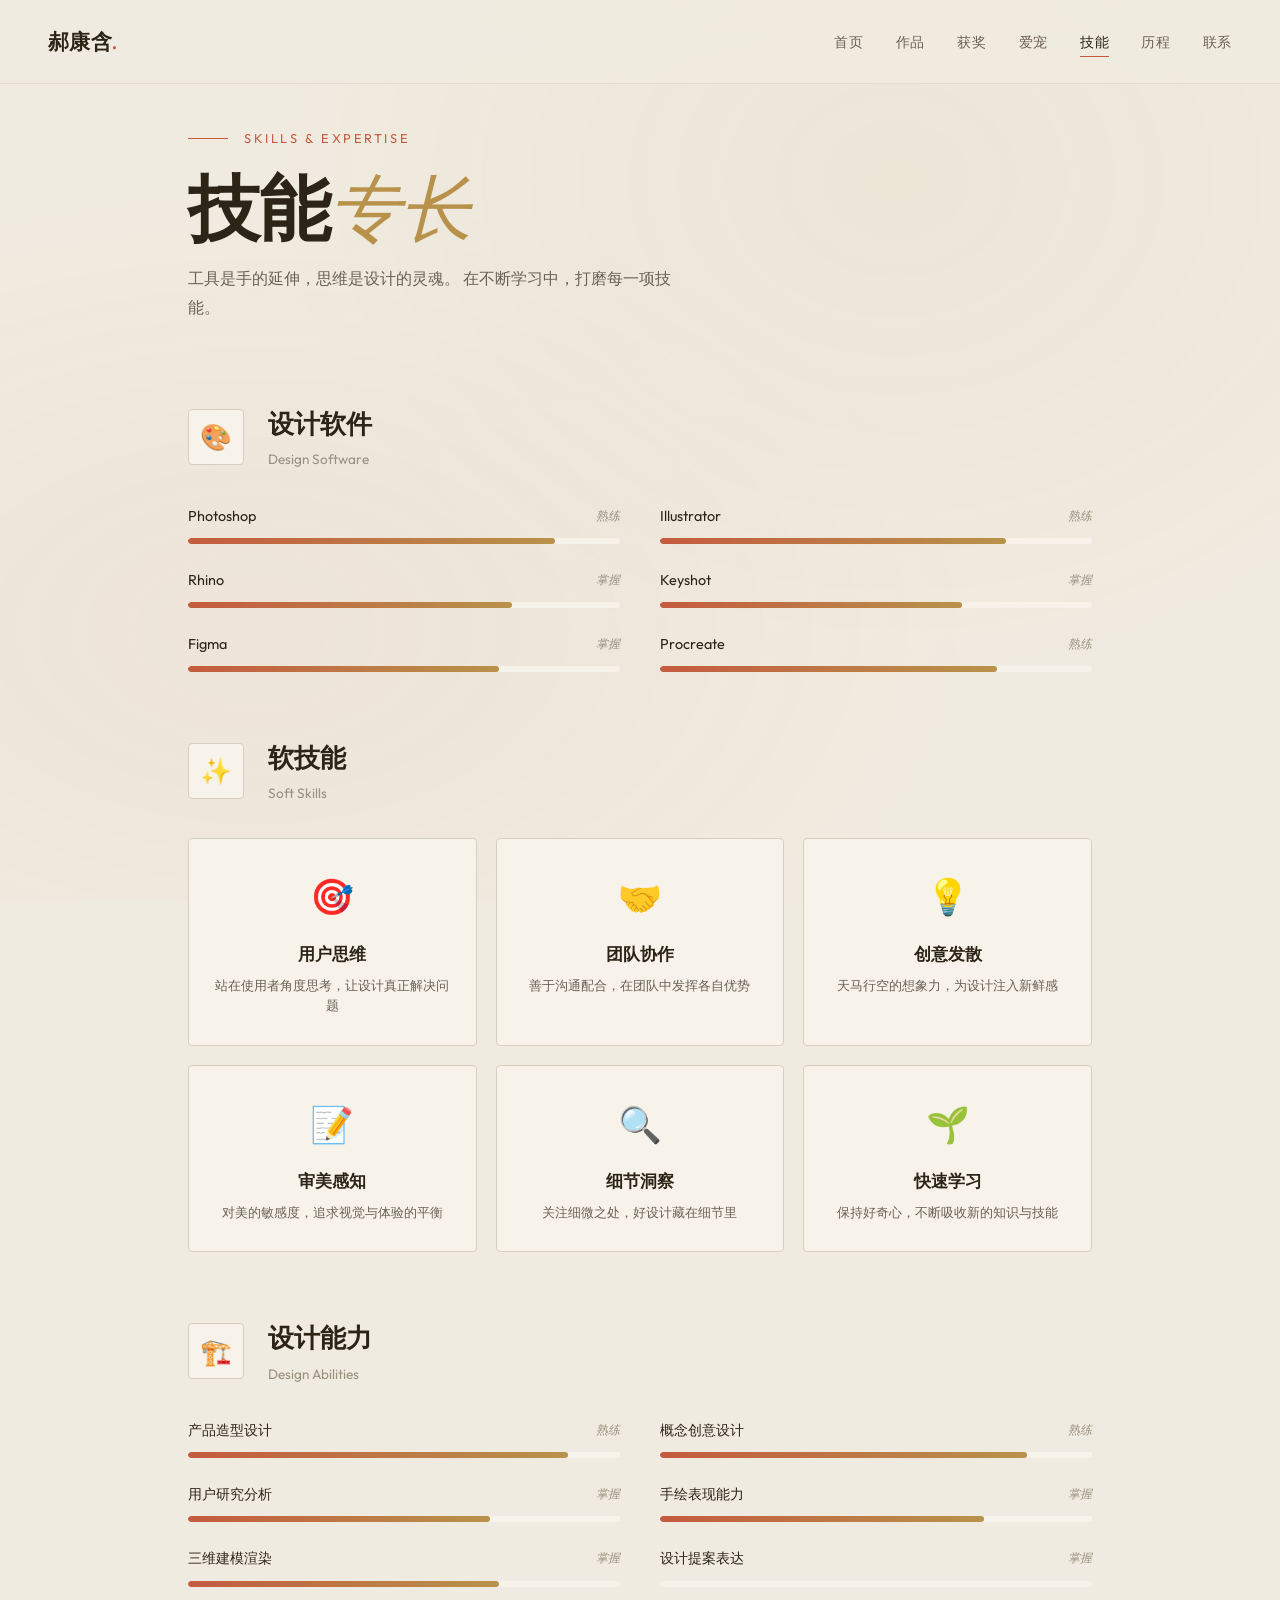
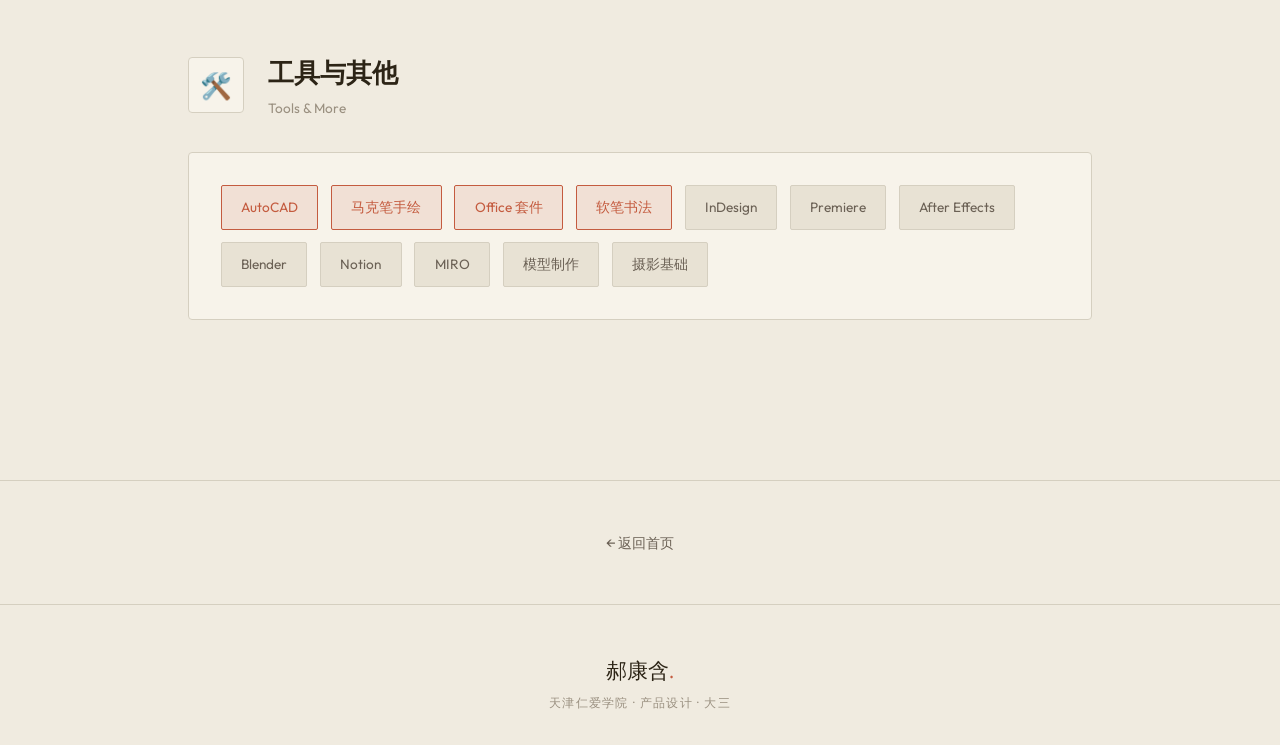
<file: skills.html>
﻿<!-- Generated by Trae Work -->
<!DOCTYPE html>
<html lang="zh-CN">
<head>
<meta charset="UTF-8">
<meta name="viewport" content="width=device-width, initial-scale=1.0">
<title>技能专长 · 郝康含</title>
<style>
  @font-face {
    font-family: 'Lora';
    src: url('./_shared/fonts/Lora-Regular.ttf') format('truetype');
    font-weight: 400;
    font-style: normal;
    font-display: swap;
  }
  @font-face {
    font-family: 'Lora';
    src: url('./_shared/fonts/Lora-Bold.ttf') format('truetype');
    font-weight: 700;
    font-style: normal;
    font-display: swap;
  }
  @font-face {
    font-family: 'Lora';
    src: url('./_shared/fonts/Lora-Italic.ttf') format('truetype');
    font-weight: 400;
    font-style: italic;
    font-display: swap;
  }
  @font-face {
    font-family: 'Outfit';
    src: url('./_shared/fonts/Outfit-Regular.ttf') format('truetype');
    font-weight: 400;
    font-style: normal;
    font-display: swap;
  }
  @font-face {
    font-family: 'Outfit';
    src: url('./_shared/fonts/Outfit-Bold.ttf') format('truetype');
    font-weight: 700;
    font-style: normal;
    font-display: swap;
  }

  :root {
    --bg: #f0ebe0;
    --bg-soft: #e8e2d4;
    --bg-card: #f7f3ea;
    --ink: #2c2416;
    --ink-muted: #6b6155;
    --ink-dim: #9a9080;
    --accent: #c45b3f;
    --accent-soft: #c45b3f20;
    --gold: #b8924a;
    --gold-soft: #b8924a15;
    --rule: #d5cfc0;
    --serif: 'Lora', 'Noto Serif CJK SC', Georgia, serif;
    --sans: 'Outfit', 'Noto Sans CJK SC', 'WenQuanYi Micro Hei', -apple-system, sans-serif;
  }

  * { margin: 0; padding: 0; box-sizing: border-box; }
  html { scroll-behavior: smooth; }

  body {
    font-family: var(--sans);
    background: var(--bg);
    color: var(--ink);
    line-height: 1.7;
    font-size: 16px;
    -webkit-font-smoothing: antialiased;
    overflow-x: hidden;
    position: relative;
  }

  body::before {
    content: '';
    position: fixed;
    top: 0; left: 0;
    width: 100%; height: 100%;
    background:
      radial-gradient(ellipse at 70% 20%, rgba(184, 146, 74, 0.05) 0%, transparent 50%),
      radial-gradient(ellipse at 20% 70%, rgba(224, 122, 95, 0.06) 0%, transparent 50%);
    pointer-events: none;
    z-index: 0;
  }

  .page-wrapper { position: relative; z-index: 1; }

  /* Navigation */
  nav {
    position: fixed;
    top: 0; left: 0; right: 0;
    padding: 1.5rem 3rem;
    display: flex;
    justify-content: space-between;
    align-items: center;
    z-index: 100;
    backdrop-filter: blur(20px);
    background: rgba(240, 235, 224, 0.8);
    border-bottom: 1px solid rgba(213, 207, 192, 0.5);
    transition: all 0.3s ease;
  }

  .nav-logo {
    font-family: var(--serif);
    font-size: 1.3rem;
    font-weight: 700;
    letter-spacing: 0.02em;
    color: var(--ink);
    text-decoration: none;
  }
  .nav-logo span { color: var(--accent); }

  .nav-links {
    display: flex;
    gap: 2rem;
    list-style: none;
  }

  .nav-links a {
    color: var(--ink-muted);
    text-decoration: none;
    font-size: 0.85rem;
    font-weight: 500;
    letter-spacing: 0.05em;
    position: relative;
    transition: color 0.3s ease;
  }

  .nav-links a::after {
    content: '';
    position: absolute;
    bottom: -6px; left: 0;
    width: 0; height: 1px;
    background: var(--accent);
    transition: width 0.3s ease;
  }

  .nav-links a:hover,
  .nav-links a.active { color: var(--ink); }
  .nav-links a:hover::after,
  .nav-links a.active::after { width: 100%; }

  /* Hero */
  .page-hero {
    min-height: 40vh;
    display: flex;
    align-items: flex-end;
    padding: 8rem 3rem 3rem;
    max-width: 1000px;
    margin: 0 auto;
  }

  .hero-eyebrow {
    font-size: 0.8rem;
    color: var(--accent);
    letter-spacing: 0.2em;
    text-transform: uppercase;
    margin-bottom: 1.2rem;
    display: flex;
    align-items: center;
    gap: 1rem;
    opacity: 0;
    animation: fadeInUp 0.8s ease-out 0.1s forwards;
  }
  .hero-eyebrow::before {
    content: '';
    width: 40px; height: 1px;
    background: var(--accent);
  }

  .hero-title {
    font-family: var(--serif);
    font-size: clamp(2.5rem, 6vw, 4.5rem);
    font-weight: 700;
    line-height: 1.1;
    letter-spacing: -0.02em;
    margin-bottom: 1rem;
    opacity: 0;
    animation: fadeInUp 0.8s ease-out 0.2s forwards;
  }
  .hero-title em {
    font-style: italic;
    color: var(--gold);
    font-weight: 400;
  }

  .hero-subtitle {
    font-size: 1rem;
    color: var(--ink-muted);
    max-width: 500px;
    line-height: 1.8;
    opacity: 0;
    animation: fadeInUp 0.8s ease-out 0.3s forwards;
  }

  /* Skills Section */
  .skills-section {
    padding: 2rem 3rem 6rem;
    max-width: 1000px;
    margin: 0 auto;
  }

  /* Skill Category */
  .skill-category {
    margin-bottom: 4rem;
  }

  .category-header {
    display: flex;
    align-items: center;
    gap: 1.5rem;
    margin-bottom: 2rem;
  }

  .category-icon {
    width: 56px;
    height: 56px;
    border-radius: 4px;
    background: var(--bg-card);
    border: 1px solid var(--rule);
    display: flex;
    align-items: center;
    justify-content: center;
    font-size: 1.6rem;
    flex-shrink: 0;
  }

  .category-title {
    font-family: var(--serif);
    font-size: 1.6rem;
    font-weight: 600;
  }

  .category-subtitle {
    font-size: 0.85rem;
    color: var(--ink-dim);
    margin-top: 0.2rem;
  }

  /* Skill Bars */
  .skill-bars {
    display: grid;
    grid-template-columns: repeat(2, 1fr);
    gap: 1.5rem 2.5rem;
  }

  .skill-item {
    display: flex;
    flex-direction: column;
    gap: 0.6rem;
  }

  .skill-label-row {
    display: flex;
    justify-content: space-between;
    align-items: center;
  }

  .skill-name {
    font-size: 0.9rem;
    font-weight: 500;
    color: var(--ink);
  }

  .skill-level {
    font-size: 0.75rem;
    color: var(--ink-dim);
    font-family: var(--serif);
    font-style: italic;
  }

  .skill-bar {
    height: 6px;
    background: var(--bg-card);
    border-radius: 3px;
    overflow: hidden;
    position: relative;
  }

  .skill-fill {
    height: 100%;
    background: linear-gradient(90deg, var(--accent), var(--gold));
    border-radius: 3px;
    width: 0;
    transition: width 1.5s cubic-bezier(0.25, 0.46, 0.45, 0.94);
  }

  .skill-fill.animated {
    width: var(--level);
  }

  /* Soft Skills - Grid Cards */
  .soft-skills-grid {
    display: grid;
    grid-template-columns: repeat(3, 1fr);
    gap: 1.2rem;
  }

  .soft-skill-card {
    background: var(--bg-card);
    border: 1px solid var(--rule);
    border-radius: 4px;
    padding: 1.8rem 1.5rem;
    text-align: center;
    transition: all 0.4s ease;
    position: relative;
    overflow: hidden;
  }

  .soft-skill-card::before {
    content: '';
    position: absolute;
    top: 0; left: 0;
    width: 100%; height: 2px;
    background: linear-gradient(90deg, var(--accent), var(--gold));
    transform: scaleX(0);
    transform-origin: left;
    transition: transform 0.4s ease;
  }

  .soft-skill-card:hover {
    transform: translateY(-4px);
    border-color: var(--accent);
  }

  .soft-skill-card:hover::before {
    transform: scaleX(1);
  }

  .soft-skill-icon {
    font-size: 2.2rem;
    margin-bottom: 0.8rem;
  }

  .soft-skill-title {
    font-family: var(--serif);
    font-size: 1.05rem;
    font-weight: 600;
    margin-bottom: 0.4rem;
  }

  .soft-skill-desc {
    font-size: 0.8rem;
    color: var(--ink-muted);
    line-height: 1.6;
  }

  /* Tools Cloud */
  .tools-cloud {
    display: flex;
    flex-wrap: wrap;
    gap: 0.8rem;
    padding: 2rem;
    background: var(--bg-card);
    border: 1px solid var(--rule);
    border-radius: 4px;
  }

  .tool-tag {
    padding: 0.6rem 1.2rem;
    background: var(--bg-soft);
    border: 1px solid var(--rule);
    border-radius: 2px;
    font-size: 0.85rem;
    color: var(--ink-muted);
    transition: all 0.3s ease;
    cursor: default;
  }

  .tool-tag:hover {
    border-color: var(--accent);
    color: var(--accent);
    transform: translateY(-2px);
  }

  .tool-tag.primary {
    border-color: var(--accent);
    color: var(--accent);
    background: var(--accent-soft);
  }

  /* Proficiency Legend */
  .proficiency-legend {
    display: flex;
    gap: 2rem;
    padding: 1.5rem;
    background: var(--bg-soft);
    border: 1px solid var(--rule);
    border-radius: 4px;
    margin-bottom: 2rem;
  }

  .legend-item {
    display: flex;
    align-items: center;
    gap: 0.6rem;
    font-size: 0.8rem;
    color: var(--ink-muted);
  }

  .legend-dot {
    width: 10px;
    height: 10px;
    border-radius: 50%;
    background: linear-gradient(90deg, var(--accent), var(--gold));
  }

  /* Bottom Nav */
  .bottom-nav {
    padding: 3rem;
    text-align: center;
    border-top: 1px solid var(--rule);
  }

  .back-link {
    display: inline-flex;
    align-items: center;
    gap: 0.6rem;
    color: var(--ink-muted);
    text-decoration: none;
    font-size: 0.9rem;
    transition: color 0.3s ease;
  }
  .back-link:hover { color: var(--accent); }

  /* Footer */
  footer {
    padding: 3rem 3rem 2rem;
    text-align: center;
    border-top: 1px solid var(--rule);
  }

  .footer-signature {
    font-family: var(--serif);
    font-size: 1.3rem;
    margin-bottom: 0.3rem;
  }
  .footer-signature span { color: var(--accent); }

  .footer-sub {
    font-size: 0.75rem;
    color: var(--ink-dim);
    letter-spacing: 0.1em;
  }

  /* Animations */
  @keyframes fadeInUp {
    from { opacity: 0; transform: translateY(30px); }
    to { opacity: 1; transform: translateY(0); }
  }

  .reveal {
    opacity: 0;
    transform: translateY(30px);
    transition: opacity 0.7s ease, transform 0.7s ease;
  }
  .reveal.visible {
    opacity: 1;
    transform: translateY(0);
  }

  /* Page transition */
  .page-transition {
    position: fixed;
    top: 0; left: 0;
    width: 100%; height: 100%;
    background: var(--accent);
    z-index: 9999;
    transform: scaleY(0);
    transform-origin: bottom;
    pointer-events: none;
  }
  .page-transition.active {
    animation: pageTransition 0.8s cubic-bezier(0.77, 0, 0.175, 1) forwards;
  }
  @keyframes pageTransition {
    0% { transform: scaleY(0); transform-origin: bottom; }
    50% { transform: scaleY(1); transform-origin: bottom; }
    50.01% { transform-origin: top; }
    100% { transform: scaleY(0); transform-origin: top; }
  }

  /* Responsive */
  @media (max-width: 900px) {
    nav { padding: 1rem 1.5rem; }
    .nav-links { gap: 1.2rem; }
    .nav-links a { font-size: 0.8rem; }

    .page-hero {
      padding: 7rem 1.5rem 2rem;
      min-height: 30vh;
    }

    .skills-section {
      padding: 2rem 1.5rem 4rem;
    }

    .skill-bars {
      grid-template-columns: 1fr;
    }

    .soft-skills-grid {
      grid-template-columns: repeat(2, 1fr);
    }

    .category-header {
      gap: 1rem;
    }

    .category-icon {
      width: 48px;
      height: 48px;
      font-size: 1.3rem;
    }

    .category-title {
      font-size: 1.3rem;
    }

    .proficiency-legend {
      flex-wrap: wrap;
      gap: 1rem;
    }

    .bottom-nav { padding: 2rem 1.5rem; }
    footer { padding: 2rem 1.5rem; }
  }

  @media (max-width: 480px) {
    .soft-skills-grid {
      grid-template-columns: 1fr;
    }
  }
</style>
</head>
<body>
  <div class="page-transition" id="pageTransition"></div>

  <div class="page-wrapper">
    <nav>
      <a href="index.html" class="nav-logo" data-transition>郝康含<span>.</span></a>
      <ul class="nav-links">
        <li><a href="index.html" data-transition>首页</a></li>
        <li><a href="works.html" data-transition>作品</a></li>
        <li><a href="awards.html" data-transition>获奖</a></li>
        <li><a href="doudou.html" data-transition>爱宠</a></li>
        <li><a href="skills.html" class="active">技能</a></li>
        <li><a href="journey.html" data-transition>历程</a></li>
        <li><a href="contact.html" data-transition>联系</a></li>
      </ul>
    </nav>

    <!-- Hero -->
    <section class="page-hero">
      <div>
        <div class="hero-eyebrow">Skills & Expertise</div>
        <h1 class="hero-title">
          技能<em>专长</em>
        </h1>
        <p class="hero-subtitle">
          工具是手的延伸，思维是设计的灵魂。
          在不断学习中，打磨每一项技能。
        </p>
      </div>
    </section>

    <!-- Skills Content -->
    <section class="skills-section">

      <!-- Design Software -->
      <div class="skill-category reveal">
        <div class="category-header">
          <div class="category-icon">🎨</div>
          <div>
            <div class="category-title">设计软件</div>
            <div class="category-subtitle">Design Software</div>
          </div>
        </div>
        <div class="skill-bars">
          <div class="skill-item">
            <div class="skill-label-row">
              <span class="skill-name">Photoshop</span>
              <span class="skill-level">熟练</span>
            </div>
            <div class="skill-bar">
              <div class="skill-fill" style="--level: 85%"></div>
            </div>
          </div>
          <div class="skill-item">
            <div class="skill-label-row">
              <span class="skill-name">Illustrator</span>
              <span class="skill-level">熟练</span>
            </div>
            <div class="skill-bar">
              <div class="skill-fill" style="--level: 80%"></div>
            </div>
          </div>
          <div class="skill-item">
            <div class="skill-label-row">
              <span class="skill-name">Rhino</span>
              <span class="skill-level">掌握</span>
            </div>
            <div class="skill-bar">
              <div class="skill-fill" style="--level: 75%"></div>
            </div>
          </div>
          <div class="skill-item">
            <div class="skill-label-row">
              <span class="skill-name">Keyshot</span>
              <span class="skill-level">掌握</span>
            </div>
            <div class="skill-bar">
              <div class="skill-fill" style="--level: 70%"></div>
            </div>
          </div>
          <div class="skill-item">
            <div class="skill-label-row">
              <span class="skill-name">Figma</span>
              <span class="skill-level">掌握</span>
            </div>
            <div class="skill-bar">
              <div class="skill-fill" style="--level: 72%"></div>
            </div>
          </div>
          <div class="skill-item">
            <div class="skill-label-row">
              <span class="skill-name">Procreate</span>
              <span class="skill-level">熟练</span>
            </div>
            <div class="skill-bar">
              <div class="skill-fill" style="--level: 78%"></div>
            </div>
          </div>
        </div>
      </div>

      <!-- Soft Skills -->
      <div class="skill-category reveal">
        <div class="category-header">
          <div class="category-icon">✨</div>
          <div>
            <div class="category-title">软技能</div>
            <div class="category-subtitle">Soft Skills</div>
          </div>
        </div>
        <div class="soft-skills-grid">
          <div class="soft-skill-card">
            <div class="soft-skill-icon">🎯</div>
            <div class="soft-skill-title">用户思维</div>
            <div class="soft-skill-desc">站在使用者角度思考，让设计真正解决问题</div>
          </div>
          <div class="soft-skill-card">
            <div class="soft-skill-icon">🤝</div>
            <div class="soft-skill-title">团队协作</div>
            <div class="soft-skill-desc">善于沟通配合，在团队中发挥各自优势</div>
          </div>
          <div class="soft-skill-card">
            <div class="soft-skill-icon">💡</div>
            <div class="soft-skill-title">创意发散</div>
            <div class="soft-skill-desc">天马行空的想象力，为设计注入新鲜感</div>
          </div>
          <div class="soft-skill-card">
            <div class="soft-skill-icon">📝</div>
            <div class="soft-skill-title">审美感知</div>
            <div class="soft-skill-desc">对美的敏感度，追求视觉与体验的平衡</div>
          </div>
          <div class="soft-skill-card">
            <div class="soft-skill-icon">🔍</div>
            <div class="soft-skill-title">细节洞察</div>
            <div class="soft-skill-desc">关注细微之处，好设计藏在细节里</div>
          </div>
          <div class="soft-skill-card">
            <div class="soft-skill-icon">🌱</div>
            <div class="soft-skill-title">快速学习</div>
            <div class="soft-skill-desc">保持好奇心，不断吸收新的知识与技能</div>
          </div>
        </div>
      </div>

      <!-- Design Abilities -->
      <div class="skill-category reveal">
        <div class="category-header">
          <div class="category-icon">🏗️</div>
          <div>
            <div class="category-title">设计能力</div>
            <div class="category-subtitle">Design Abilities</div>
          </div>
        </div>
        <div class="skill-bars">
          <div class="skill-item">
            <div class="skill-label-row">
              <span class="skill-name">产品造型设计</span>
              <span class="skill-level">熟练</span>
            </div>
            <div class="skill-bar">
              <div class="skill-fill" style="--level: 88%"></div>
            </div>
          </div>
          <div class="skill-item">
            <div class="skill-label-row">
              <span class="skill-name">概念创意设计</span>
              <span class="skill-level">熟练</span>
            </div>
            <div class="skill-bar">
              <div class="skill-fill" style="--level: 85%"></div>
            </div>
          </div>
          <div class="skill-item">
            <div class="skill-label-row">
              <span class="skill-name">用户研究分析</span>
              <span class="skill-level">掌握</span>
            </div>
            <div class="skill-bar">
              <div class="skill-fill" style="--level: 70%"></div>
            </div>
          </div>
          <div class="skill-item">
            <div class="skill-label-row">
              <span class="skill-name">手绘表现能力</span>
              <span class="skill-level">掌握</span>
            </div>
            <div class="skill-bar">
              <div class="skill-fill" style="--level: 75%"></div>
            </div>
          </div>
          <div class="skill-item">
            <div class="skill-label-row">
              <span class="skill-name">三维建模渲染</span>
              <span class="skill-level">掌握</span>
            </div>
            <div class="skill-bar">
              <div class="skill-fill" style="--level: 72%"></div>
            </div>
          </div>
          <div class="skill-item">
            <div class="skill-label-row">
              <span class="skill-name">设计提案表达</span>
              <span class="skill-level">掌握</span>
            </div>
            <div class="skill-bar">
              <div class="skill-fill" style="--level: 78%"></div>
            </div>
          </div>
        </div>
      </div>

      <!-- Tools & Others -->
      <div class="skill-category reveal">
        <div class="category-header">
          <div class="category-icon">🛠️</div>
          <div>
            <div class="category-title">工具与其他</div>
            <div class="category-subtitle">Tools & More</div>
          </div>
        </div>
        <div class="tools-cloud">
          <span class="tool-tag primary">AutoCAD</span>
          <span class="tool-tag primary">马克笔手绘</span>
          <span class="tool-tag primary">Office 套件</span>
          <span class="tool-tag primary">软笔书法</span>
          <span class="tool-tag">InDesign</span>
          <span class="tool-tag">Premiere</span>
          <span class="tool-tag">After Effects</span>
          <span class="tool-tag">Blender</span>
          <span class="tool-tag">Notion</span>
          <span class="tool-tag">MIRO</span>
          <span class="tool-tag">模型制作</span>
          <span class="tool-tag">摄影基础</span>
        </div>
      </div>

    </section>

    <div class="bottom-nav">
      <a href="index.html" class="back-link" data-transition>← 返回首页</a>
    </div>

    <footer>
      <div class="footer-signature">郝康含<span>.</span></div>
      <div class="footer-sub">天津仁爱学院 · 产品设计 · 大三</div>
    </footer>
  </div>

  <script>
    // Scroll reveal + skill bar animation
    const revealElements = document.querySelectorAll('.reveal');
    const skillFills = document.querySelectorAll('.skill-fill');

    const revealObserver = new IntersectionObserver((entries) => {
      entries.forEach(entry => {
        if (entry.isIntersecting) {
          entry.target.classList.add('visible');
          // Animate skill bars inside this section
          const fills = entry.target.querySelectorAll('.skill-fill');
          fills.forEach((fill, i) => {
            setTimeout(() => fill.classList.add('animated'), 200 + i * 100);
          });
        }
      });
    }, { threshold: 0.15, rootMargin: '0px 0px -50px 0px' });

    revealElements.forEach(el => revealObserver.observe(el));

    // Page transition
    const transitionEl = document.getElementById('pageTransition');
    document.querySelectorAll('[data-transition], .nav-links a, .nav-logo').forEach(link => {
      link.addEventListener('click', (e) => {
        const href = link.getAttribute('href');
        if (href && href.endsWith('.html') && !href.startsWith('#')) {
          e.preventDefault();
          transitionEl.classList.add('active');
          setTimeout(() => { window.location.href = href; }, 400);
        }
      });
    });

    // Nav scroll effect
    const nav = document.querySelector('nav');
    window.addEventListener('scroll', () => {
      nav.style.background = window.scrollY > 50 ? 'rgba(240, 235, 224, 0.95)' : 'rgba(240, 235, 224, 0.8)';
    });
  </script>
</body>
</html>
</file>
